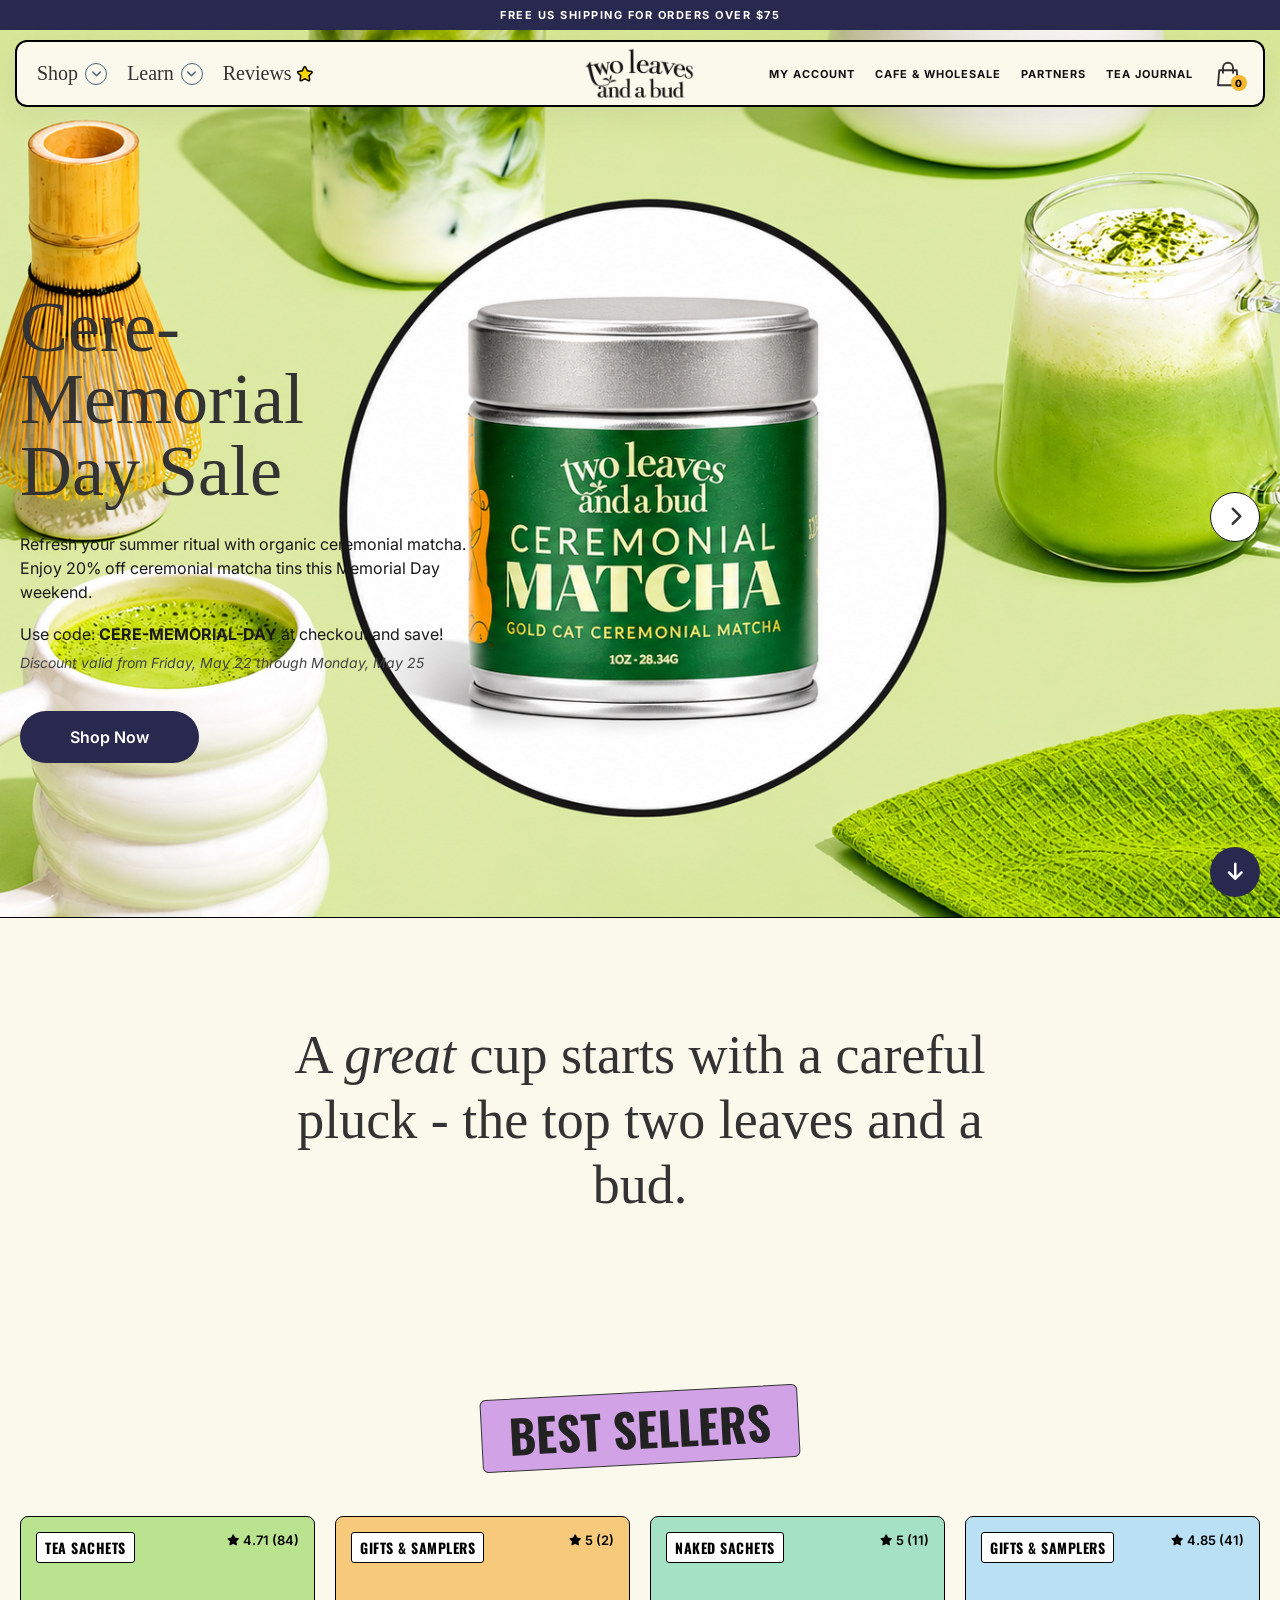
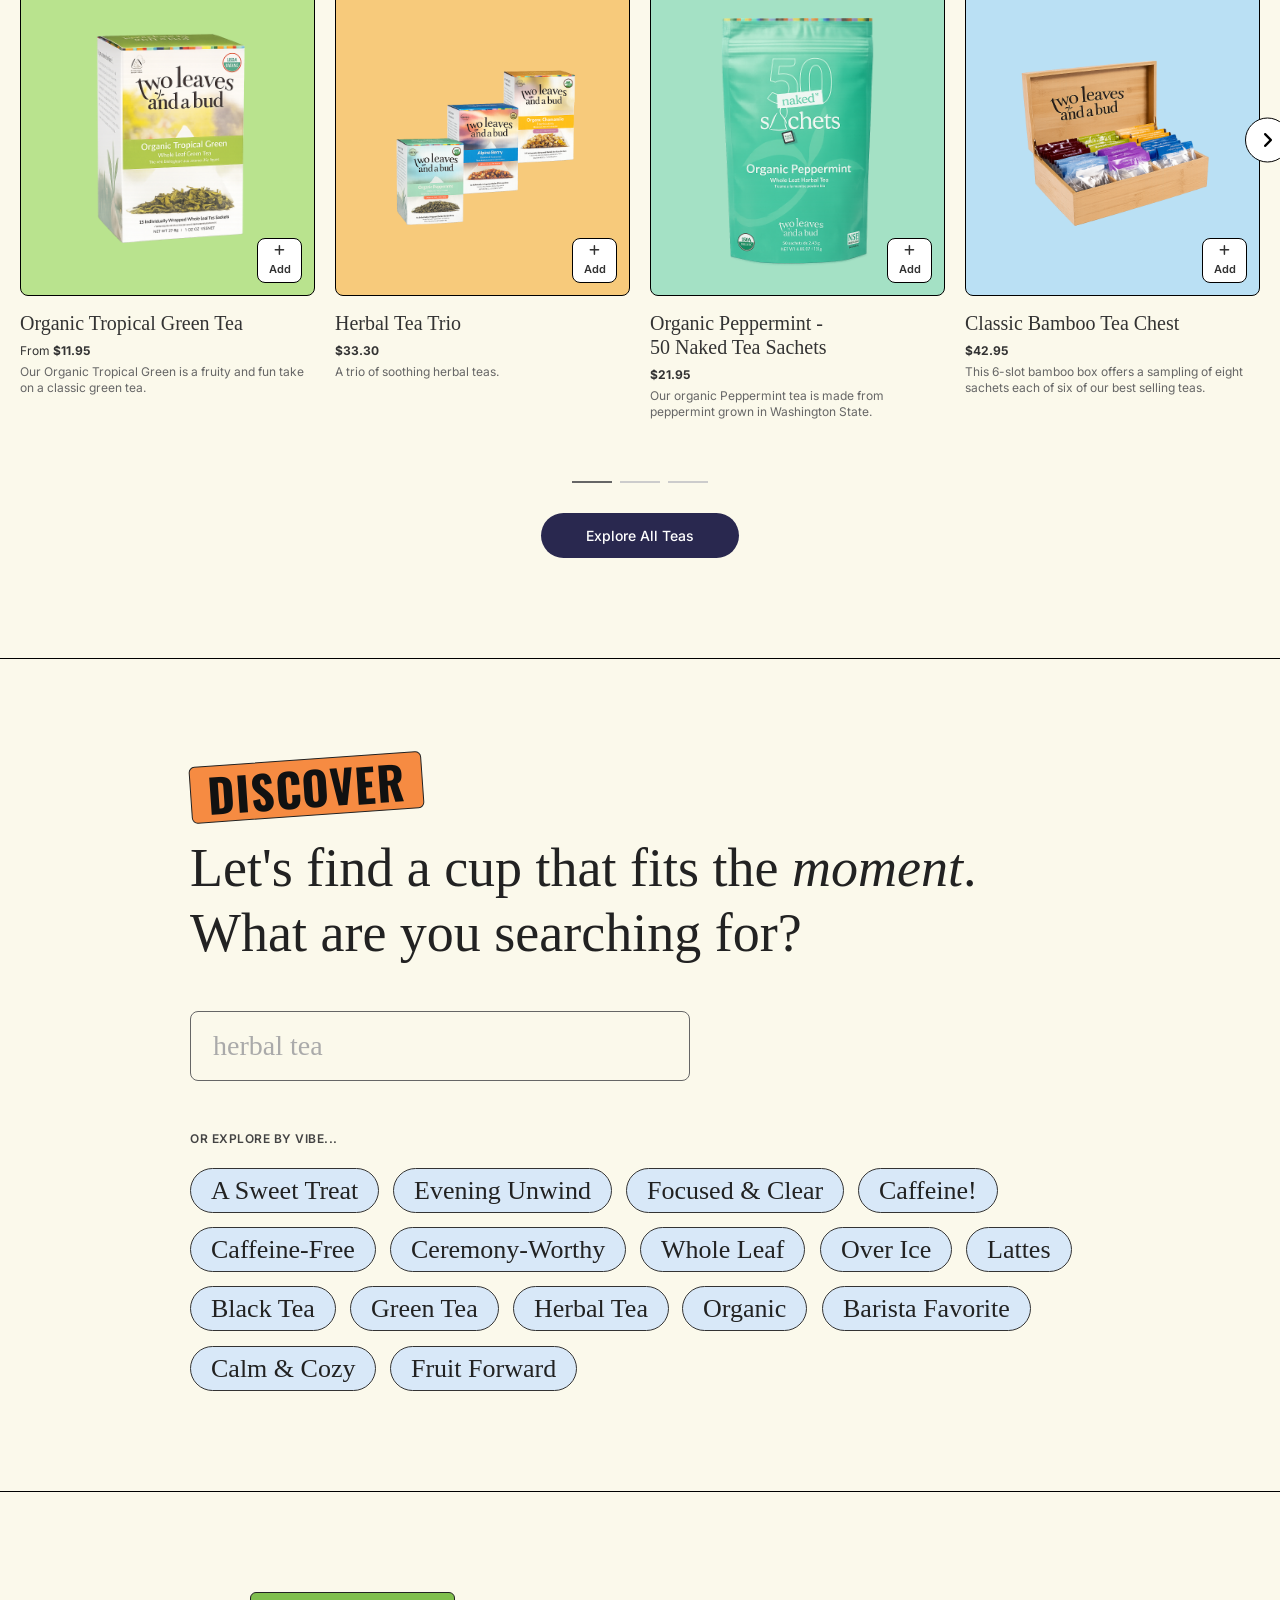
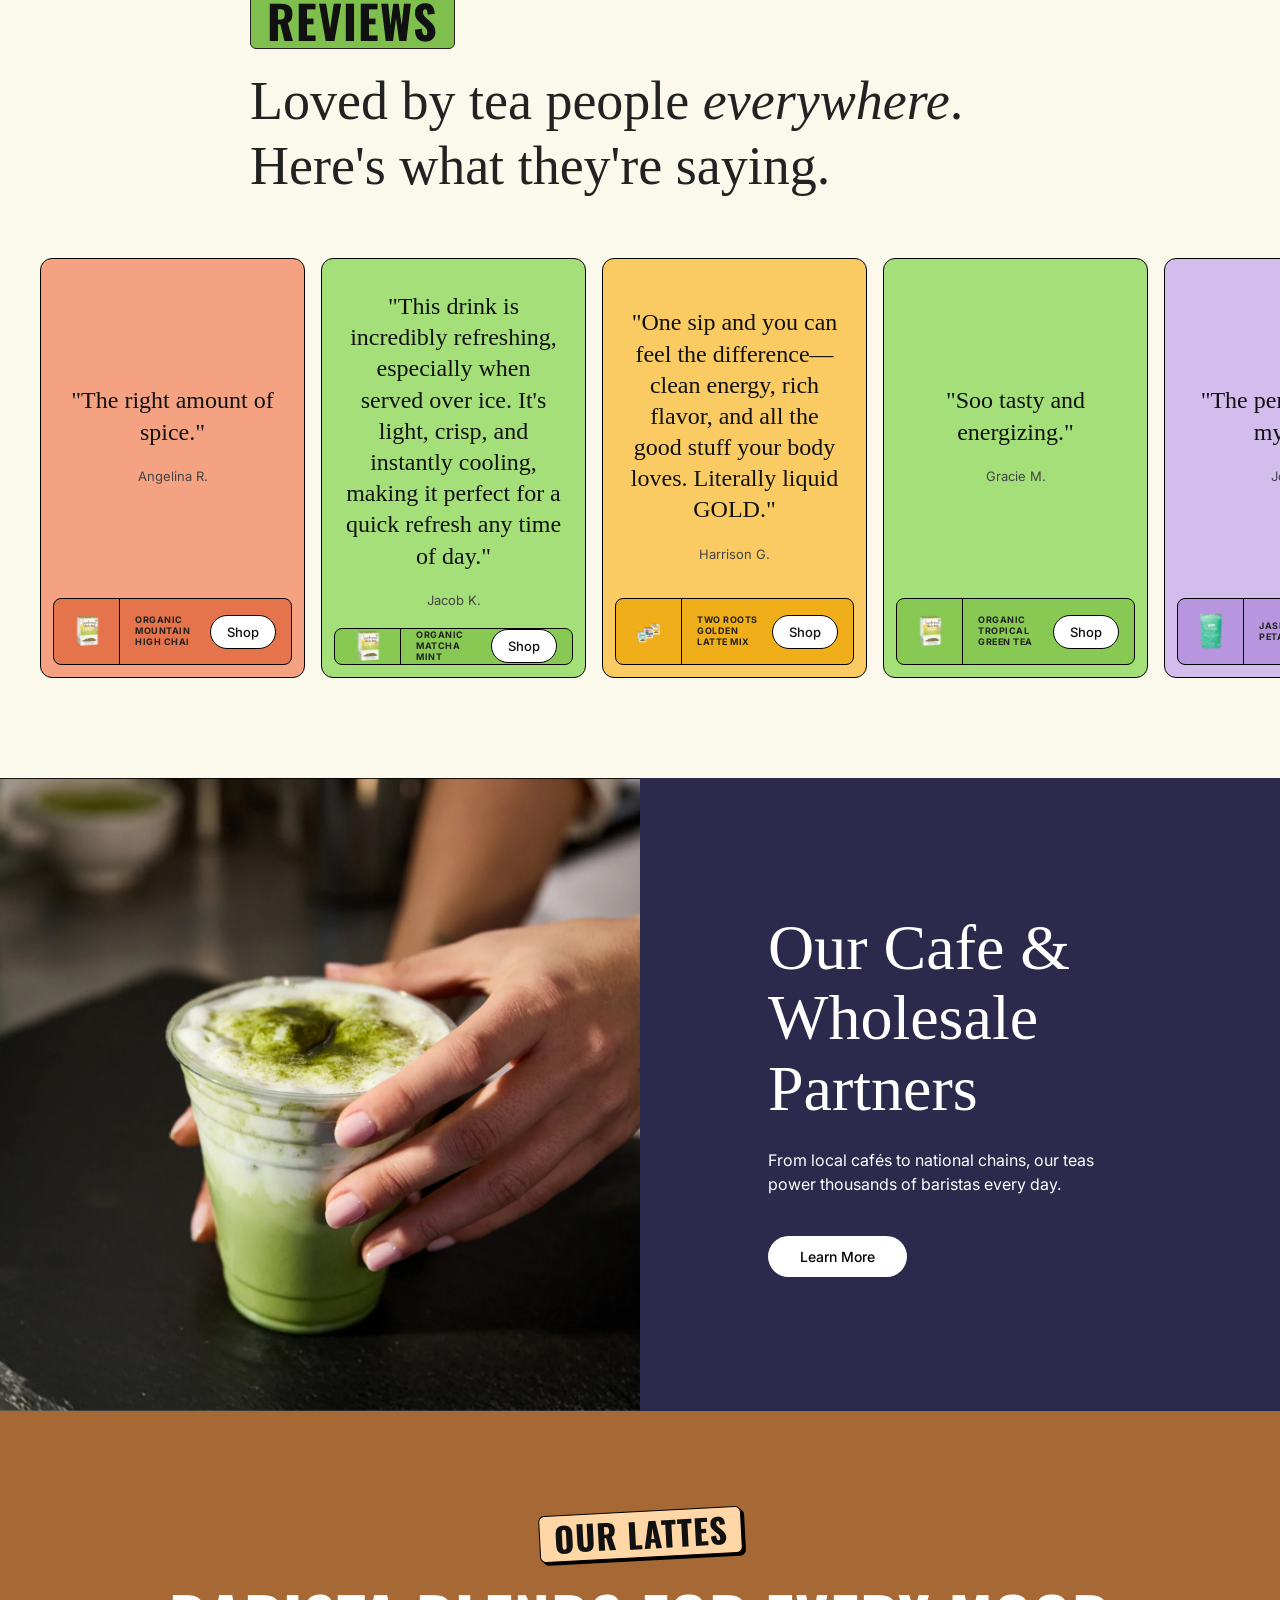
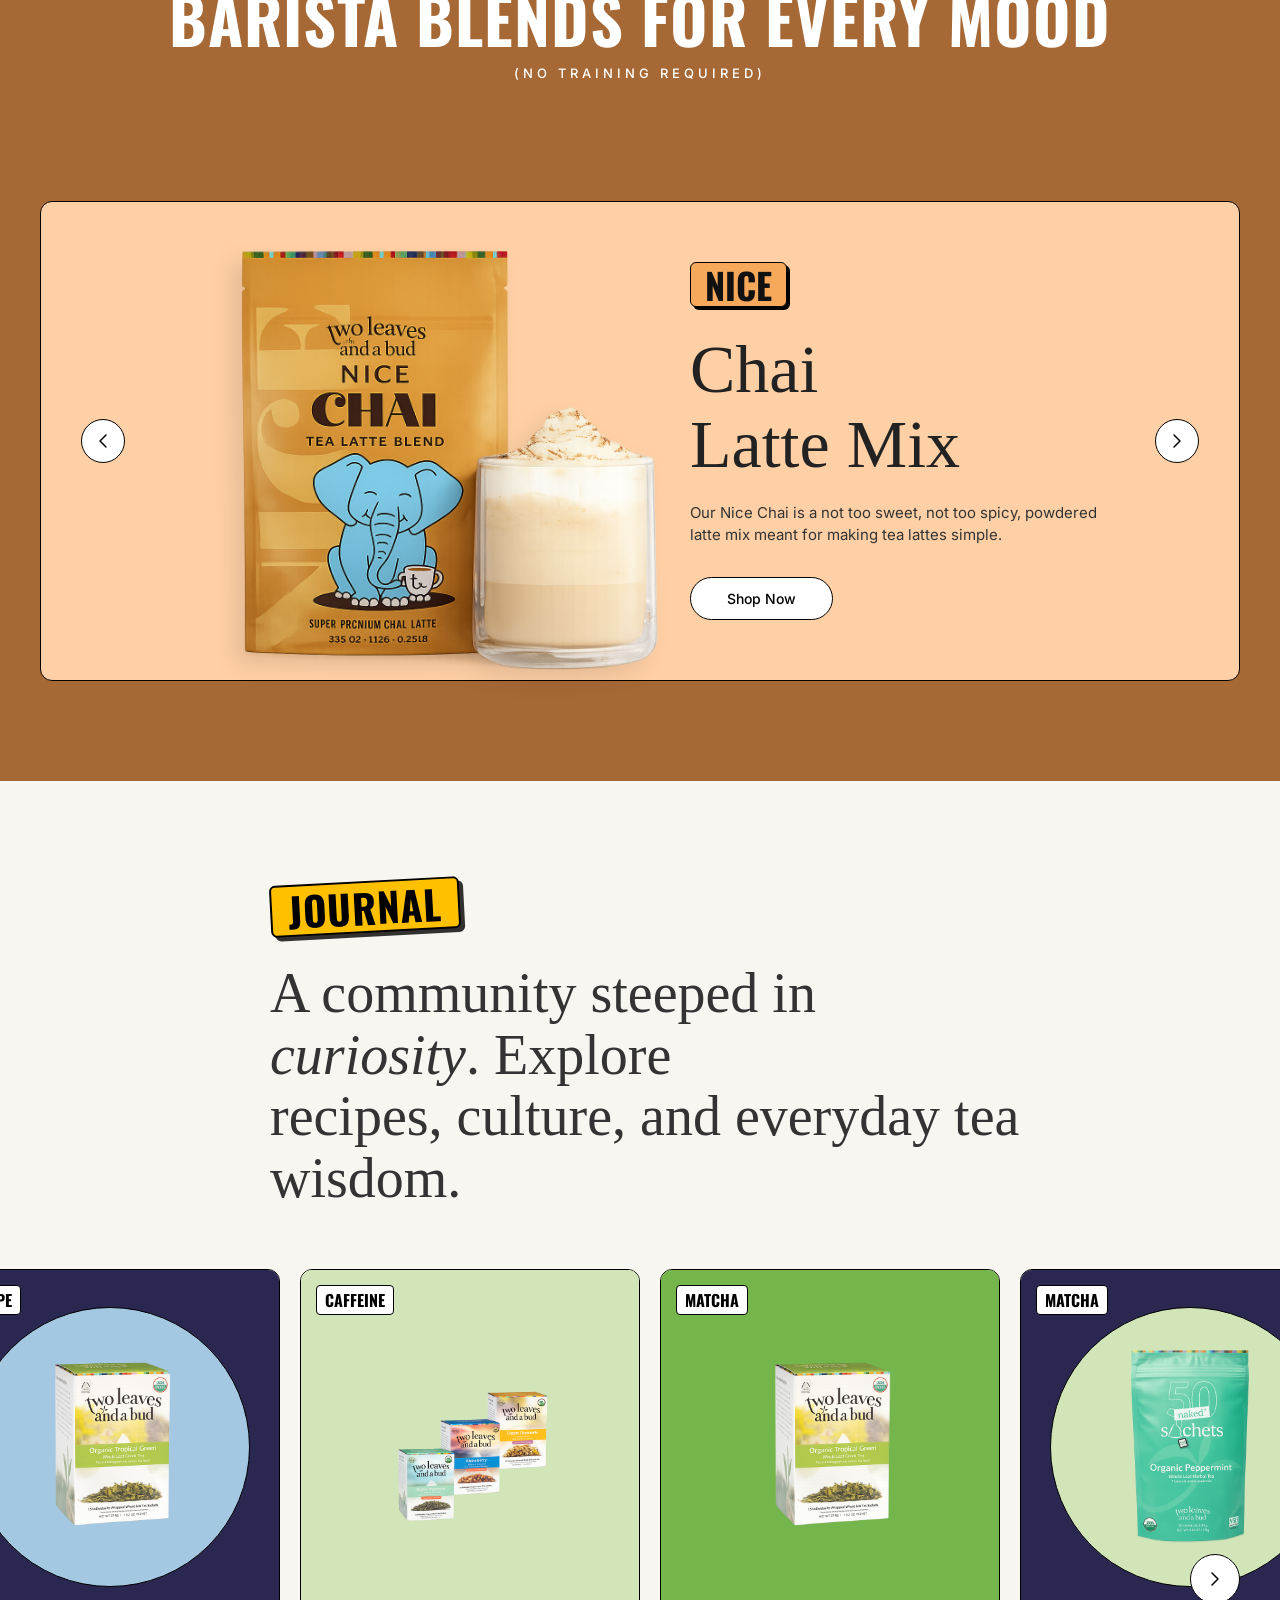
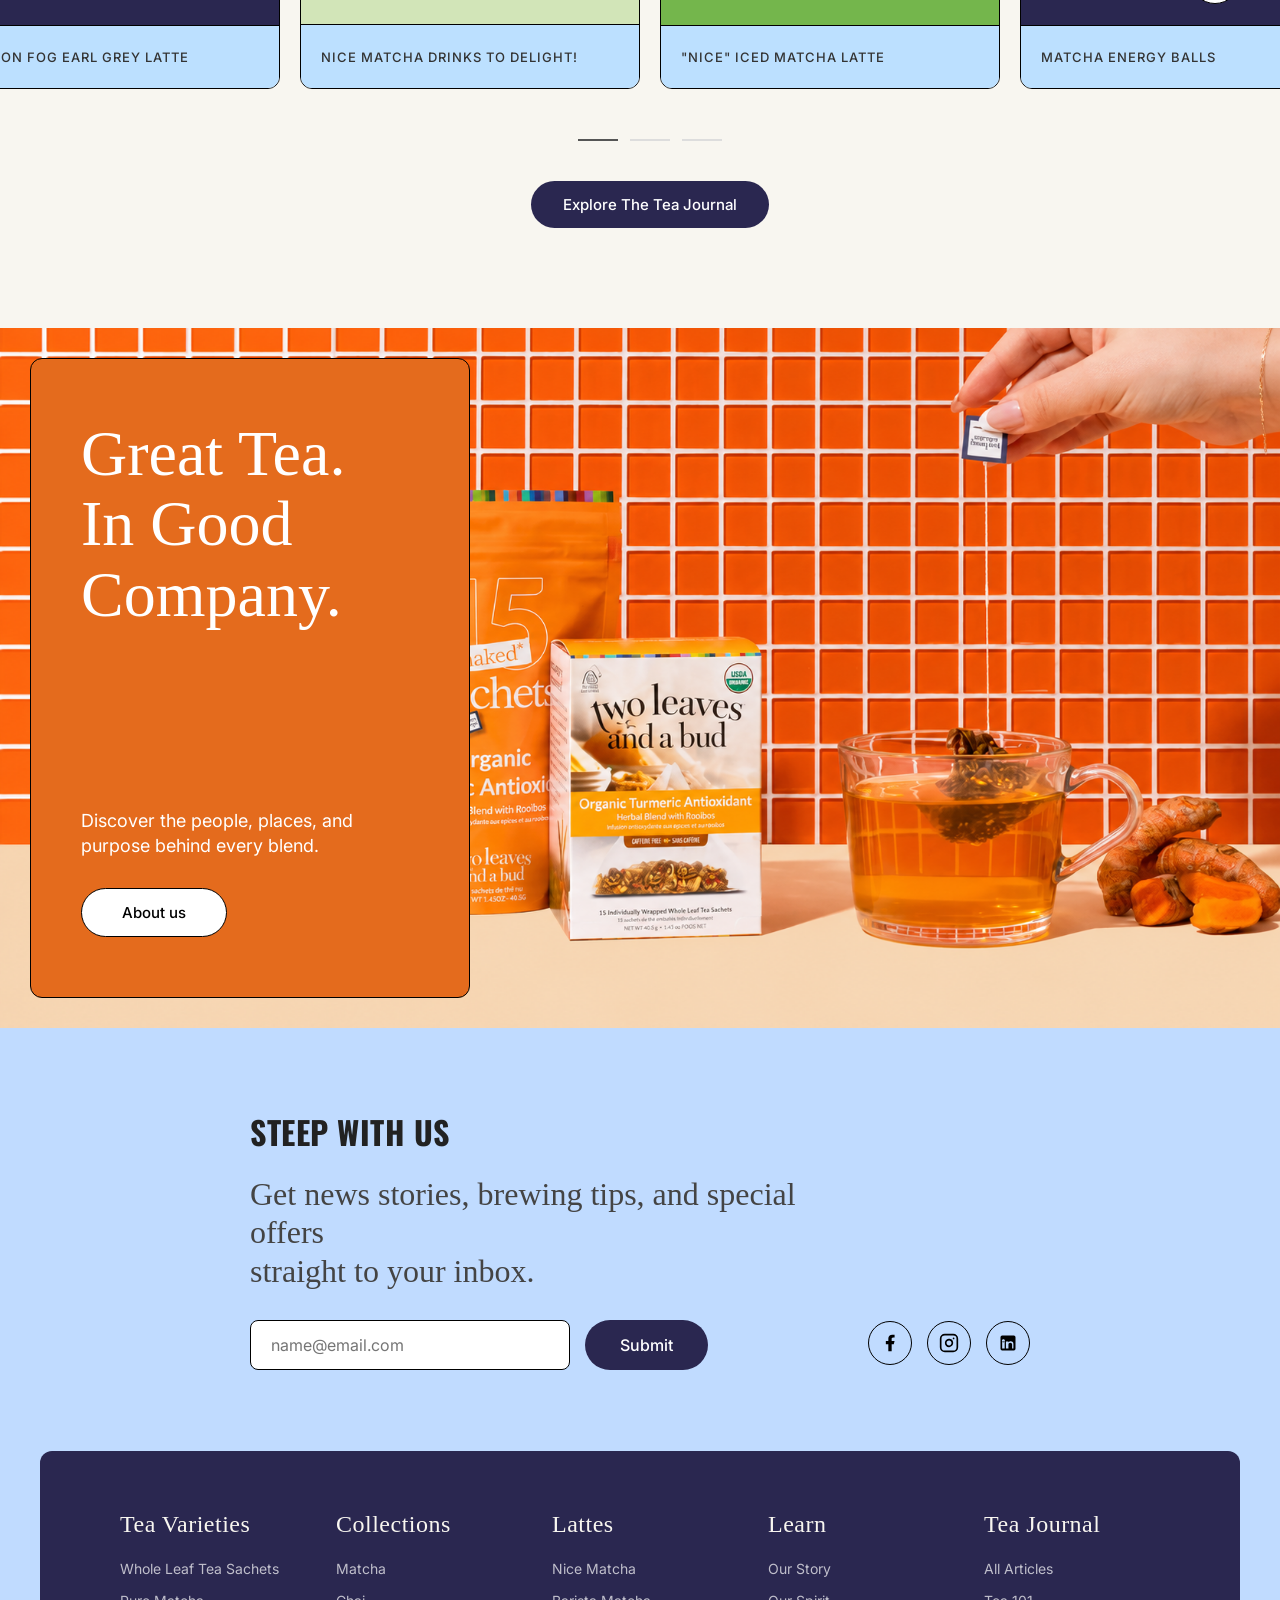
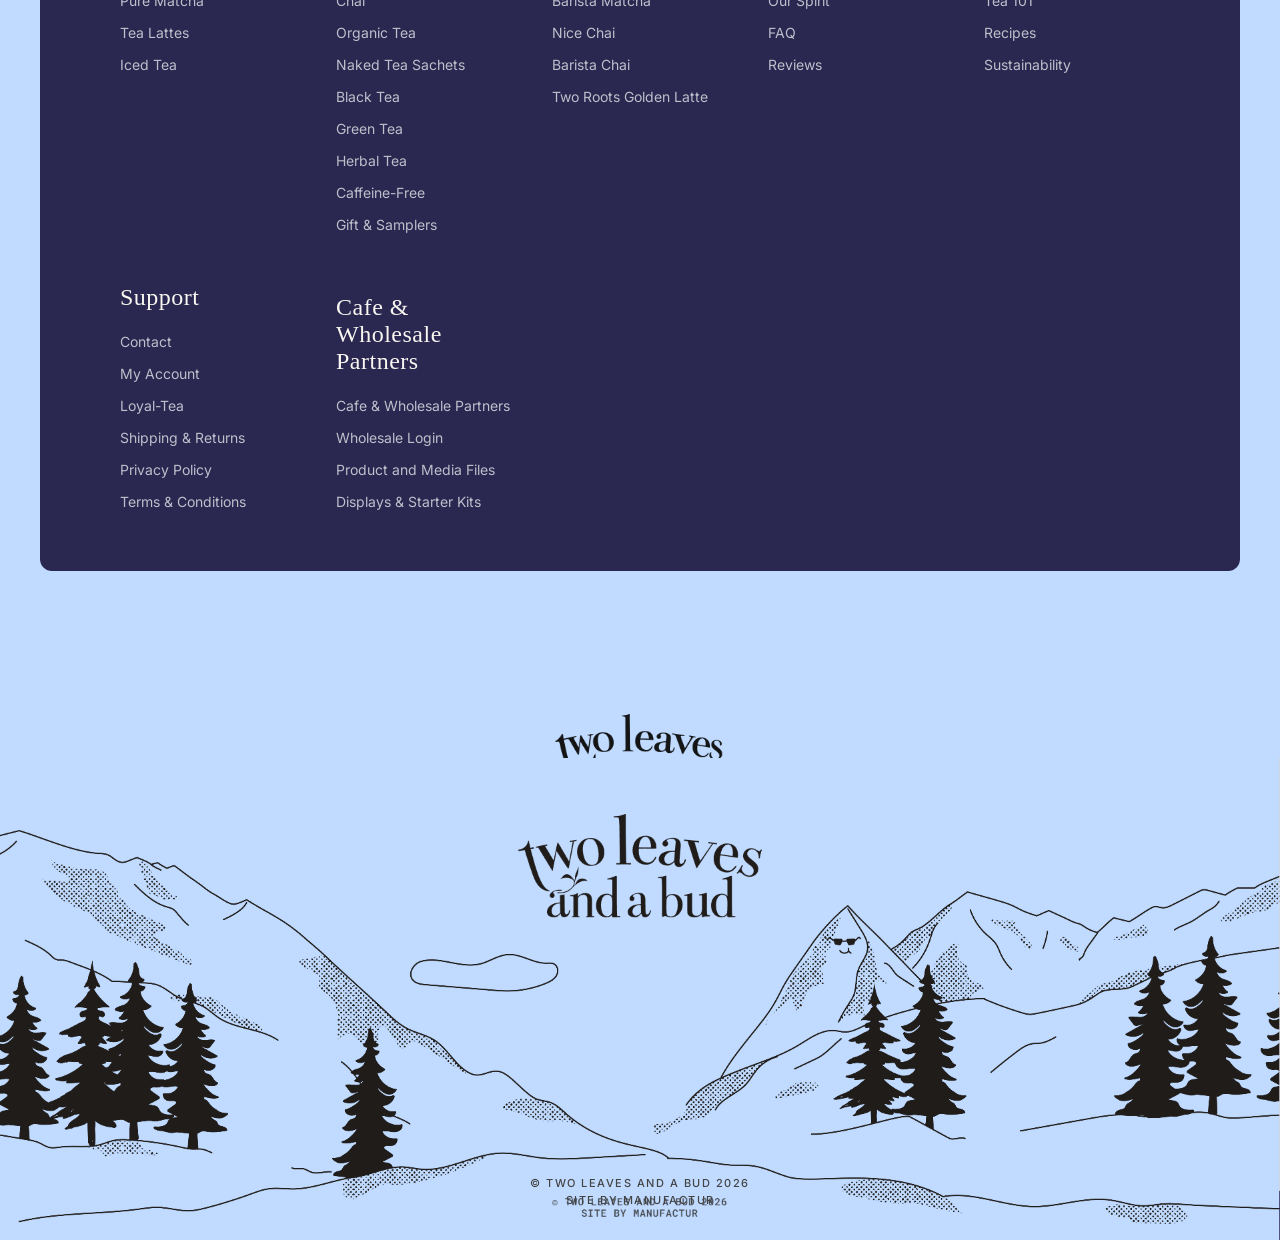
<file: Assignments/Responsive/index.html>
<!doctype html>
<html lang="en">
  <head>
    <meta charset="UTF-8" />
    <meta name="viewport" content="width=device-width, initial-scale=1.0" />
    <title>Two Leaves and a Bud - Replica</title>
    <link rel="stylesheet" href="style.css" />
    <link rel="preconnect" href="https://fonts.googleapis.com" />
    <link rel="preconnect" href="https://fonts.gstatic.com" crossorigin />
    <link
      href="https://fonts.googleapis.com/css2?family=Playfair+Display:ital,wght@0,400;0,600;1,400&family=Inter:wght@400;500;600;700&family=Oswald:wght@700&display=swap"
      rel="stylesheet"
    />

    <link
      rel="stylesheet"
      href="https://cdnjs.cloudflare.com/ajax/libs/font-awesome/6.4.0/css/all.min.css"
    />
  </head>
  <body>
    <div class="top-banner">FREE US SHIPPING FOR ORDERS OVER $75</div>

    <nav class="navbar animate-on-scroll">
      <button class="mobile-menu-btn">
        <svg
          width="34"
          height="22"
          viewBox="0 0 34 22"
          fill="none"
          xmlns="http://www.w3.org/2000/svg"
        >
          <path d="M0 1H34M0 11H34M0 21H34" stroke="#333" stroke-width="1.2" />
        </svg>
      </button>

      <div class="nav-left desktop-only">
        <a href="#"
          >Shop
          <i
            class="fa-solid fa-angle-down"
            style="
              border: 1.5px solid #4a6583;
              border-radius: 50%;
              width: 22px;
              height: 22px;
              display: flex;
              align-items: center;
              justify-content: center;
              font-size: 12px;
              color: #4a6583;
              margin-left: 2px;
            "
          ></i
        ></a>
        <a href="#"
          >Learn
          <i
            class="fa-solid fa-angle-down"
            style="
              border: 1.5px solid #4a6583;
              border-radius: 50%;
              width: 22px;
              height: 22px;
              display: flex;
              align-items: center;
              justify-content: center;
              font-size: 12px;
              color: #4a6583;
              margin-left: 2px;
            "
          ></i
        ></a>
        <a href="#"
          >Reviews
          <i
            class="fa-solid fa-star"
            style="color: #ffd700; -webkit-text-stroke: 1.5px black"
          ></i
        ></a>
      </div>

      <div class="nav-center">
        <img
          src="./assets/logo.png"
          alt="Two Leaves and a Bud Logo"
          class="logo-img"
        />
      </div>

      <div class="nav-right">
        <a href="#" class="desktop-only">MY ACCOUNT</a>
        <a href="#" class="desktop-only">CAFE & WHOLESALE</a>
        <a href="#" class="desktop-only">PARTNERS</a>
        <a href="#" class="desktop-only">TEA JOURNAL</a>
        <a href="#" class="cart">
          <svg
            width="30"
            height="30"
            viewBox="0 0 24 24"
            fill="none"
            xmlns="http://www.w3.org/2000/svg"
          >
            <path
              d="M16 11V7C16 4.79086 14.2091 3 12 3C9.79086 3 8 4.79086 8 7V11M5 9H19L20 21H4L5 9Z"
              stroke="currentColor"
              stroke-width="1.5"
              stroke-linecap="round"
              stroke-linejoin="round"
            />
          </svg>
          <span class="cart-badge">0</span>
        </a>
      </div>
    </nav>

    <div class="mobile-menu-overlay">
      <div class="mobile-menu-header">
        <button class="close-menu-btn">
          <i class="fa-solid fa-xmark"></i>
        </button>
      </div>
      <div class="mobile-menu-links">
        <a href="#">Shop</a>
        <a href="#">Learn</a>
        <a href="#">Reviews</a>
        <a href="#">My Account</a>
        <a href="#">Cafe & Wholesale</a>
        <a href="#">Partners</a>
        <a href="#">Tea Journal</a>
      </div>
    </div>

    <div class="hero-wrapper">
      <main class="hero-section">
        <div class="hero-content">
          <h1 class="hero-title">
            Cere-<br />
            Memorial<br />
            Day Sale
            <button class="nav-arrow right-arrow mobile-arrow">
              <i class="fa-solid fa-angle-right"></i>
            </button>
          </h1>
          <p class="hero-subtitle">
            Refresh your summer ritual with organic ceremonial matcha.<br />
            Enjoy 20% off ceremonial matcha tins this Memorial Day<br />
            weekend.
          </p>
          <p class="hero-promo">
            Use code: <strong>CERE-MEMORIAL-DAY</strong> at checkout and save!
          </p>
          <p class="hero-disclaimer">
            <em>Discount valid from Friday, May 22 through Monday, May 25</em>
          </p>
          <button class="shop-now-btn">Shop Now</button>
        </div>

        <button class="nav-arrow right-arrow desktop-arrow">
          <i class="fa-solid fa-chevron-right"></i>
        </button>
        <button class="nav-arrow down-arrow desktop-arrow">
          <i class="fa-solid fa-arrow-down"></i>
        </button>
      </main>
    </div>

    <section class="intro-section">
      <h2 class="intro-text">
        A <em>great</em> cup starts with a careful<br />pluck - the top two
        leaves and a bud.
      </h2>
    </section>

    <section class="bestsellers-section">
      <div class="bestsellers-badge-container">
        <div class="bestsellers-badge">BEST SELLERS</div>
      </div>

      <div class="carousel-container">
        <button class="carousel-arrow right-arrow-carousel">
          <i class="fa-solid fa-angle-right"></i>
        </button>

        <div class="cards-wrapper">
          <div class="product-item">
            <div class="product-card" style="background-color: #b9e38e">
              <div class="card-header">
                <span class="category-tag">TEA SACHETS</span>
                <span class="rating"
                  ><i class="fa-solid fa-star"></i> 4.71 (84)</span
                >
              </div>
              <div class="product-image-container">
                <img
                  src="./assets/product1.png"
                  alt="Organic Tropical Green Tea"
                  class="product-img"
                />
              </div>
              <button class="add-btn">
                <i class="fa-solid fa-plus"></i><span>Add</span>
              </button>
            </div>
            <div class="product-info">
              <h3 class="product-title">Organic Tropical Green Tea</h3>
              <p class="product-price">From <strong>$11.95</strong></p>
              <p class="product-desc">
                Our Organic Tropical Green is a fruity and fun take on a classic
                green tea.
              </p>
            </div>
          </div>

          <div class="product-item">
            <div class="product-card" style="background-color: #f7ca7b">
              <div class="card-header">
                <span class="category-tag">GIFTS & SAMPLERS</span>
                <span class="rating"
                  ><i class="fa-solid fa-star"></i> 5 (2)</span
                >
              </div>
              <div class="product-image-container">
                <img
                  src="./assets/product2.png"
                  alt="Herbal Tea Trio"
                  class="product-img"
                />
              </div>
              <button class="add-btn">
                <i class="fa-solid fa-plus"></i><span>Add</span>
              </button>
            </div>
            <div class="product-info">
              <h3 class="product-title">Herbal Tea Trio</h3>
              <p class="product-price"><strong>$33.30</strong></p>
              <p class="product-desc">A trio of soothing herbal teas.</p>
            </div>
          </div>

          <div class="product-item">
            <div class="product-card" style="background-color: #a4e1c5">
              <div class="card-header">
                <span class="category-tag">NAKED SACHETS</span>
                <span class="rating"
                  ><i class="fa-solid fa-star"></i> 5 (11)</span
                >
              </div>
              <div class="product-image-container">
                <img
                  src="./assets/product3.png"
                  alt="Organic Peppermint"
                  class="product-img"
                />
              </div>
              <button class="add-btn">
                <i class="fa-solid fa-plus"></i><span>Add</span>
              </button>
            </div>
            <div class="product-info">
              <h3 class="product-title">
                Organic Peppermint -<br />50 Naked Tea Sachets
              </h3>
              <p class="product-price"><strong>$21.95</strong></p>
              <p class="product-desc">
                Our organic Peppermint tea is made from peppermint grown in
                Washington State.
              </p>
            </div>
          </div>

          <div class="product-item">
            <div class="product-card" style="background-color: #bae0f4">
              <div class="card-header">
                <span class="category-tag">GIFTS & SAMPLERS</span>
                <span class="rating"
                  ><i class="fa-solid fa-star"></i> 4.85 (41)</span
                >
              </div>
              <div class="product-image-container">
                <img
                  src="./assets/product4.png"
                  alt="Classic Bamboo Tea Chest"
                  class="product-img"
                />
              </div>
              <button class="add-btn">
                <i class="fa-solid fa-plus"></i><span>Add</span>
              </button>
            </div>
            <div class="product-info">
              <h3 class="product-title">Classic Bamboo Tea Chest</h3>
              <p class="product-price"><strong>$42.95</strong></p>
              <p class="product-desc">
                This 6-slot bamboo box offers a sampling of eight sachets each
                of six of our best selling teas.
              </p>
            </div>
          </div>
        </div>

        <div class="pagination-dots">
          <span class="dot active"></span>
          <span class="dot"></span>
          <span class="dot"></span>
        </div>

        <div class="explore-btn-container">
          <a href="#" class="explore-btn">Explore All Teas</a>
        </div>
      </div>
    </section>

    <section class="discover-section">
      <div class="discover-container">
        <div class="discover-badge-wrapper">
          <div class="discover-badge">DISCOVER</div>
        </div>

        <h2 class="discover-heading">
          Let's find a cup that fits the <em>moment</em>.<br />
          What are you searching for?
        </h2>

        <div class="search-box">
          <input type="text" placeholder="herbal tea" />
        </div>

        <p class="explore-label">OR EXPLORE BY VIBE...</p>

        <div class="vibe-tags">
          <a href="#" class="vibe-tag">A Sweet Treat</a>
          <a href="#" class="vibe-tag">Evening Unwind</a>
          <a href="#" class="vibe-tag">Focused & Clear</a>
          <a href="#" class="vibe-tag">Caffeine!</a>
          <a href="#" class="vibe-tag">Caffeine-Free</a>
          <a href="#" class="vibe-tag">Ceremony-Worthy</a>
          <a href="#" class="vibe-tag">Whole Leaf</a>
          <a href="#" class="vibe-tag">Over Ice</a>
          <a href="#" class="vibe-tag">Lattes</a>
          <a href="#" class="vibe-tag">Black Tea</a>
          <a href="#" class="vibe-tag">Green Tea</a>
          <a href="#" class="vibe-tag">Herbal Tea</a>
          <a href="#" class="vibe-tag">Organic</a>
          <a href="#" class="vibe-tag">Barista Favorite</a>
          <a href="#" class="vibe-tag">Calm & Cozy</a>
          <a href="#" class="vibe-tag">Fruit Forward</a>
        </div>
      </div>
    </section>

    <section class="reviews-section">
      <div class="reviews-header-container">
        <div class="reviews-badge-wrapper">
          <div class="reviews-badge">REVIEWS</div>
        </div>
        <h2 class="reviews-heading">
          Loved by tea people <em>everywhere</em>.<br />
          Here's what they're saying.
        </h2>
      </div>

      <div class="reviews-carousel-container">
        <div class="reviews-cards-wrapper">
          <div class="review-card" style="background-color: #f4a282">
            <div class="review-content-top">
              <p class="review-text">"The right amount of spice."</p>
              <p class="reviewer-name">Angelina R.</p>
            </div>
            <div class="review-product-box" style="background-color: #e5734b">
              <div class="review-product-img-wrapper">
                <img
                  src="./assets/product1.png"
                  alt="Organic Mountain High Chai"
                  class="review-product-img"
                />
              </div>
              <div class="review-product-info">
                <span class="review-product-name"
                  >ORGANIC<br />MOUNTAIN<br />HIGH CHAI</span
                >
                <a href="#" class="review-shop-btn">Shop</a>
              </div>
            </div>
          </div>

          <div class="review-card" style="background-color: #a5df79">
            <div class="review-content-top">
              <p class="review-text">
                "This drink is incredibly refreshing, especially when served
                over ice. It's light, crisp, and instantly cooling, making it
                perfect for a quick refresh any time of day."
              </p>
              <p class="reviewer-name">Jacob K.</p>
            </div>
            <div class="review-product-box" style="background-color: #87c952">
              <div class="review-product-img-wrapper">
                <img
                  src="./assets/product1.png"
                  alt="Organic Matcha Mint"
                  class="review-product-img"
                />
              </div>
              <div class="review-product-info">
                <span class="review-product-name"
                  >ORGANIC<br />MATCHA<br />MINT</span
                >
                <a href="#" class="review-shop-btn">Shop</a>
              </div>
            </div>
          </div>

          <div class="review-card" style="background-color: #facb62">
            <div class="review-content-top">
              <p class="review-text">
                "One sip and you can feel the difference—clean energy, rich
                flavor, and all the good stuff your body loves. Literally liquid
                GOLD."
              </p>
              <p class="reviewer-name">Harrison G.</p>
            </div>
            <div class="review-product-box" style="background-color: #f0af1a">
              <div class="review-product-img-wrapper">
                <img
                  src="./assets/product2.png"
                  alt="Two Roots Golden Latte Mix"
                  class="review-product-img"
                />
              </div>
              <div class="review-product-info">
                <span class="review-product-name"
                  >TWO ROOTS<br />GOLDEN<br />LATTE MIX</span
                >
                <a href="#" class="review-shop-btn">Shop</a>
              </div>
            </div>
          </div>

          <div class="review-card" style="background-color: #a5df79">
            <div class="review-content-top">
              <p class="review-text">"Soo tasty and energizing."</p>
              <p class="reviewer-name">Gracie M.</p>
            </div>
            <div class="review-product-box" style="background-color: #87c952">
              <div class="review-product-img-wrapper">
                <img
                  src="./assets/product1.png"
                  alt="Organic Tropical Green Tea"
                  class="review-product-img"
                />
              </div>
              <div class="review-product-info">
                <span class="review-product-name"
                  >ORGANIC<br />TROPICAL<br />GREEN TEA</span
                >
                <a href="#" class="review-shop-btn">Shop</a>
              </div>
            </div>
          </div>

          <div class="review-card" style="background-color: #d2bdec">
            <div class="review-content-top">
              <p class="review-text">"The perfect start to my day."</p>
              <p class="reviewer-name">Jorge F.</p>
            </div>
            <div class="review-product-box" style="background-color: #b896df">
              <div class="review-product-img-wrapper">
                <img
                  src="./assets/product3.png"
                  alt="Jasmine Petal"
                  class="review-product-img"
                />
              </div>
              <div class="review-product-info">
                <span class="review-product-name">JASMINE<br />PETAL</span>
                <a href="#" class="review-shop-btn">Shop</a>
              </div>
            </div>
          </div>
        </div>
      </div>
    </section>

    <section class="cafe-section">
      <div class="cafe-image-col">
        <img
          src="./assets/our-cafe.png"
          alt="Our Cafe & Wholesale Partners"
          class="cafe-img"
        />
      </div>
      <div class="cafe-content-col">
        <h2 class="cafe-heading">Our Cafe &<br />Wholesale Partners</h2>
        <p class="cafe-desc">
          From local cafés to national chains, our teas<br />power thousands of
          baristas every day.
        </p>
        <a href="#" class="cafe-btn">Learn More</a>
      </div>
    </section>

    <section class="lattes-section">
      <div class="lattes-header">
        <div class="lattes-badge">OUR LATTES</div>
        <h2 class="lattes-heading">BARISTA BLENDS FOR EVERY MOOD</h2>
        <p class="lattes-subheading">(NO TRAINING REQUIRED)</p>
      </div>

      <div class="lattes-carousel-container">
        <div class="latte-card">
          <button class="latte-nav left-nav">
            <svg
              width="24"
              height="24"
              viewBox="0 0 24 24"
              fill="none"
              stroke="currentColor"
              stroke-width="1.5"
              stroke-linecap="round"
              stroke-linejoin="round"
            >
              <path d="M15 18l-6-6 6-6" />
            </svg>
          </button>

          <div class="latte-card-left">
            <img
              src="./assets/chai.png"
              alt="Nice Chai Latte Blend"
              class="latte-product-img"
            />
          </div>
          <div class="latte-card-right">
            <div class="latte-nice-badge">NICE</div>
            <h3 class="latte-title">Chai<br />Latte Mix</h3>
            <p class="latte-desc">
              Our Nice Chai is a not too sweet, not too spicy, powdered latte
              mix meant for making tea lattes simple.
            </p>
            <a href="#" class="latte-shop-btn">Shop Now</a>
          </div>

          <button class="latte-nav right-nav">
            <svg
              width="24"
              height="24"
              viewBox="0 0 24 24"
              fill="none"
              stroke="currentColor"
              stroke-width="1.5"
              stroke-linecap="round"
              stroke-linejoin="round"
            >
              <path d="M9 18l6-6-6-6" />
            </svg>
          </button>
        </div>
      </div>
    </section>

    <section class="journal-section">
      <div class="journal-header">
        <div class="journal-badge">JOURNAL</div>
        <h2 class="journal-desc">
          A community steeped in <em>curiosity</em>. Explore<br />recipes,
          culture, and everyday tea wisdom.
        </h2>
      </div>

      <div class="journal-carousel-wrapper">
        <div class="journal-card">
          <div class="journal-card-top" style="background-color: #2a2750">
            <div class="journal-category-badge">RECIPE</div>
            <div class="journal-circle" style="background-color: #a4c8e1"></div>
            <img
              src="./assets/product1.png"
              alt="Recipe"
              class="journal-placeholder-img"
            />
          </div>
          <div class="journal-card-bottom" style="background-color: #bce0ff">
            <span class="journal-card-title">LONDON FOG EARL GREY LATTE</span>
          </div>
        </div>

        <div class="journal-card">
          <div class="journal-card-top" style="background-color: #d2e5b8">
            <div class="journal-category-badge">CAFFEINE</div>
            <img
              src="./assets/product2.png"
              alt="Caffeine"
              class="journal-placeholder-img"
            />
          </div>
          <div class="journal-card-bottom" style="background-color: #bce0ff">
            <span class="journal-card-title"
              >NICE MATCHA DRINKS TO DELIGHT!</span
            >
          </div>
        </div>

        <div class="journal-card">
          <div class="journal-card-top" style="background-color: #74b64c">
            <div class="journal-category-badge">MATCHA</div>
            <img
              src="./assets/product1.png"
              alt="Matcha"
              class="journal-placeholder-img"
            />
          </div>
          <div class="journal-card-bottom" style="background-color: #bce0ff">
            <span class="journal-card-title">"NICE" ICED MATCHA LATTE</span>
          </div>
        </div>

        <div class="journal-card">
          <div class="journal-card-top" style="background-color: #2a2750">
            <div class="journal-category-badge">MATCHA</div>
            <div class="journal-circle" style="background-color: #d2e5b8"></div>
            <img
              src="./assets/product3.png"
              alt="Matcha Whisk"
              class="journal-placeholder-img"
            />
          </div>
          <div class="journal-card-bottom" style="background-color: #bce0ff">
            <span class="journal-card-title">MATCHA ENERGY BALLS</span>
          </div>
        </div>

        <button class="journal-nav right-nav">
          <svg
            width="24"
            height="24"
            viewBox="0 0 24 24"
            fill="none"
            stroke="currentColor"
            stroke-width="1.5"
            stroke-linecap="round"
            stroke-linejoin="round"
          >
            <path d="M9 18l6-6-6-6" />
          </svg>
        </button>
      </div>

      <div class="journal-footer">
        <div class="journal-indicators">
          <span class="indicator active"></span>
          <span class="indicator"></span>
          <span class="indicator"></span>
        </div>
        <a href="#" class="journal-explore-btn">Explore The Tea Journal</a>
      </div>
    </section>

    <section class="about-section">
      <div class="about-card">
        <h2 class="about-heading">Great Tea.<br />In Good<br />Company.</h2>

        <div class="about-bottom-content">
          <p class="about-desc">
            Discover the people, places, and<br />purpose behind every blend.
          </p>
          <a href="#" class="about-btn">About us</a>
        </div>
      </div>
    </section>

    <section class="newsletter-section">
      <div class="newsletter-container">
        <div class="newsletter-left">
          <h2 class="newsletter-heading">STEEP WITH US</h2>
          <p class="newsletter-desc">
            Get news stories, brewing tips, and special offers<br />straight to
            your inbox.
          </p>
          <form class="newsletter-form">
            <input
              type="email"
              placeholder="name@email.com"
              class="newsletter-input"
            />
            <button type="submit" class="newsletter-submit">Submit</button>
          </form>
        </div>
        <div class="newsletter-right">
          <a href="#" class="social-icon">
            <svg width="20" height="20" viewBox="0 0 24 24" fill="currentColor">
              <path
                d="M14 13.5h2.5l1-4H14v-2c0-1.03 0-2 2-2h1.5V2.14c-.326-.043-1.557-.14-2.857-.14C11.928 2 10 3.657 10 6.7v2.8H7v4h3V22h4v-8.5z"
              />
            </svg>
          </a>
          <a href="#" class="social-icon">
            <svg
              width="20"
              height="20"
              viewBox="0 0 24 24"
              fill="none"
              stroke="currentColor"
              stroke-width="2"
              stroke-linecap="round"
              stroke-linejoin="round"
            >
              <rect x="2" y="2" width="20" height="20" rx="5" ry="5"></rect>
              <path d="M16 11.37A4 4 0 1 1 12.63 8 4 4 0 0 1 16 11.37z"></path>
              <line x1="17.5" y1="6.5" x2="17.51" y2="6.5"></line>
            </svg>
          </a>
          <a href="#" class="social-icon">
            <svg width="20" height="20" viewBox="0 0 24 24" fill="currentColor">
              <path
                d="M19 3a2 2 0 0 1 2 2v14a2 2 0 0 1-2 2H5a2 2 0 0 1-2-2V5a2 2 0 0 1 2-2h14m-.5 15.5v-5.3a3.26 3.26 0 0 0-3.26-3.26c-1.4 0-2.32.8-2.71 1.51v-1.2h-3v8.25h3v-4.58c0-1.22.99-2.2 2.2-2.2 1.21 0 2.2.98 2.2 2.2v4.58h3M6.5 7.5c-1 0-1.8.8-1.8 1.8 0 .99.8 1.8 1.8 1.8 1 .01 1.8-.8 1.8-1.8 0-1-.8-1.8-1.8-1.8m-1.5 11h3v-8.25H5v8.25"
              />
            </svg>
          </a>
        </div>
      </div>
    </section>

    <footer class="main-footer">
      <div class="footer-container">
        <div class="footer-col">
          <div class="footer-block">
            <h3 class="footer-heading">Tea Varieties</h3>
            <ul class="footer-links">
              <li><a href="#">Whole Leaf Tea Sachets</a></li>
              <li><a href="#">Pure Matcha</a></li>
              <li><a href="#">Tea Lattes</a></li>
              <li><a href="#">Iced Tea</a></li>
            </ul>
          </div>
          <div class="footer-block mt-auto">
            <h3 class="footer-heading">Support</h3>
            <ul class="footer-links">
              <li><a href="#">Contact</a></li>
              <li><a href="#">My Account</a></li>
              <li><a href="#">Loyal-Tea</a></li>
              <li><a href="#">Shipping & Returns</a></li>
              <li><a href="#">Privacy Policy</a></li>
              <li><a href="#">Terms & Conditions</a></li>
            </ul>
          </div>
        </div>

        <div class="footer-col">
          <div class="footer-block">
            <h3 class="footer-heading">Collections</h3>
            <ul class="footer-links">
              <li><a href="#">Matcha</a></li>
              <li><a href="#">Chai</a></li>
              <li><a href="#">Organic Tea</a></li>
              <li><a href="#">Naked Tea Sachets</a></li>
              <li><a href="#">Black Tea</a></li>
              <li><a href="#">Green Tea</a></li>
              <li><a href="#">Herbal Tea</a></li>
              <li><a href="#">Caffeine-Free</a></li>
              <li><a href="#">Gift & Samplers</a></li>
            </ul>
          </div>
          <div class="footer-block mt-auto">
            <h3 class="footer-heading">Cafe & Wholesale Partners</h3>
            <ul class="footer-links">
              <li><a href="#">Cafe & Wholesale Partners</a></li>
              <li><a href="#">Wholesale Login</a></li>
              <li><a href="#">Product and Media Files</a></li>
              <li><a href="#">Displays & Starter Kits</a></li>
            </ul>
          </div>
        </div>

        <div class="footer-col">
          <div class="footer-block">
            <h3 class="footer-heading">Lattes</h3>
            <ul class="footer-links">
              <li><a href="#">Nice Matcha</a></li>
              <li><a href="#">Barista Matcha</a></li>
              <li><a href="#">Nice Chai</a></li>
              <li><a href="#">Barista Chai</a></li>
              <li><a href="#">Two Roots Golden Latte</a></li>
            </ul>
          </div>
        </div>

        <div class="footer-col">
          <div class="footer-block">
            <h3 class="footer-heading">Learn</h3>
            <ul class="footer-links">
              <li><a href="#">Our Story</a></li>
              <li><a href="#">Our Spirit</a></li>
              <li><a href="#">FAQ</a></li>
              <li><a href="#">Reviews</a></li>
            </ul>
          </div>
        </div>

        <div class="footer-col">
          <div class="footer-block">
            <h3 class="footer-heading">Tea Journal</h3>
            <ul class="footer-links">
              <li><a href="#">All Articles</a></li>
              <li><a href="#">Tea 101</a></li>
              <li><a href="#">Recipes</a></li>
              <li><a href="#">Sustainability</a></li>
            </ul>
          </div>
        </div>
      </div>

      <div class="footer-image-wrapper">
        <img
          src="./assets/logo.png"
          alt="Two leaves and a bud logo"
          class="footer-large-logo"
        />
        <img
          src="./assets/footer.png"
          alt="Two Leaves and a Bud Illustration"
          class="footer-bottom-img"
        />
        <div class="footer-copyright">
          &copy; TWO LEAVES AND A BUD 2026<br />
          SITE BY MANUFACTUR
        </div>
      </div>
    </footer>

    <script>
      document.addEventListener("DOMContentLoaded", () => {
        // Mobile Menu Toggle
        const mobileMenuBtn = document.querySelector(".mobile-menu-btn");
        const closeMenuBtn = document.querySelector(".close-menu-btn");
        const mobileMenuOverlay = document.querySelector(
          ".mobile-menu-overlay",
        );

        mobileMenuBtn.addEventListener("click", () => {
          mobileMenuOverlay.classList.add("active");
          document.body.style.overflow = "hidden"; // Prevent scrolling
        });

        closeMenuBtn.addEventListener("click", () => {
          mobileMenuOverlay.classList.remove("active");
          document.body.style.overflow = "auto";
        });

        // Select major elements to animate on scroll
        const selectors = [
          ".hero-heading",
          ".hero-buttons",
          ".marquee-container",
          ".products-header",
          ".product-card",
          ".vibe-tag",
          ".reviews-badge",
          ".reviews-heading",
          ".review-card",
          ".latte-header",
          ".latte-card",
          ".cafe-image-col",
          ".cafe-text-col",
          ".journal-header",
          ".journal-card",
          ".about-card",
          ".newsletter-container",
          ".main-footer",
        ];

        const elementsToAnimate = document.querySelectorAll(
          selectors.join(", "),
        );

        // Add the base animation class to all selected elements
        elementsToAnimate.forEach((el) =>
          el.classList.add("animate-on-scroll"),
        );

        // Setup Intersection Observer
        const observer = new IntersectionObserver(
          (entries) => {
            entries.forEach((entry) => {
              if (entry.isIntersecting) {
                entry.target.classList.add("is-visible");
                // Unobserve after animating so it only animates once per load
                observer.unobserve(entry.target);
              }
            });
          },
          {
            threshold: 0.1, // Trigger when 10% of the element is visible
            rootMargin: "0px 0px -50px 0px", // Trigger slightly before it hits the very bottom
          },
        );

        // Start observing
        document.querySelectorAll(".animate-on-scroll").forEach((el) => {
          observer.observe(el);
        });
      });
    </script>
  </body>
</html>
</file>
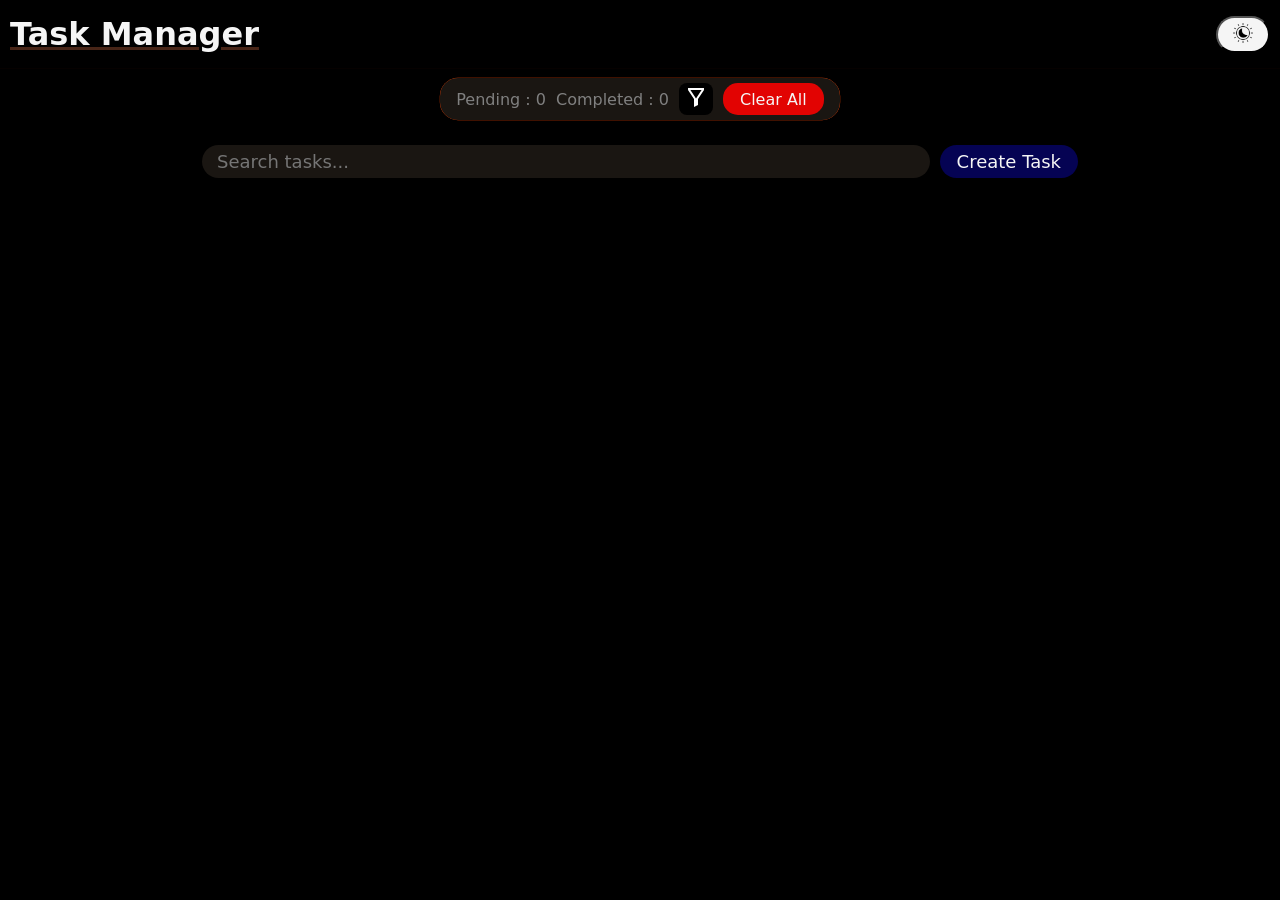
<file: Assignments/Task Manager/index.html>
<!doctype html>
<html lang="en">
  <head>
    <meta charset="UTF-8" />
    <meta name="viewport" content="width=device-width, initial-scale=1.0" />
    <title>task-manager</title>
    <link rel="stylesheet" href="style.css" />
  </head>
  <body class="">
    <section id="overlaySection" class="overlay">
      <div>
        <h2 id="closeOverlay">X</h2>
      </div>

      <form>
        <h2>Task Title</h2>
        <input type="text" placeholder="Enter task title" />

        <h2>Task Description</h2>
        <input
          name="description"
          id="description"
          placeholder="Enter task description"
        />

        <h2>Task Category</h2>
        <select name="category" id="category">
          <option selected value="all-categories">All Categories</option>
          <option value="study">Study</option>
          <option value="work">Work</option>
          <option value="personal">Personal</option>
        </select>

        <label for="status">Task Status</label>
        <select id="status" name="status">
          <option selected value="none">Task Status</option>
          <option value="pending">Pending</option>
          <option value="completed">Completed</option>
        </select>

        <button type="submit" id="addTaskBtn">Add Task</button>
      </form>
    </section>

    <div class="nav-cont">
      <nav>
        <h1>Task Manager</h1>
        <button id="changeThemeBtn" data-theme="dark" class="dark-theme">
          <img id="themeImg" src="./resources/dark-mode.png" alt="" />
        </button>
      </nav>

      <div class="otherFunctionalities">
        <h2 id="pending">Pending : 0</h2>

        <h2 id="completed">Completed : 0</h2>


          <label id="filterLabel" for="filterBy"
            ><svg
              xmlns="http://www.w3.org/2000/svg"
              viewBox="0 0 24 24"
              width="24"
              height="24"
              fill="currentColor"
            >
              <path
                d="M14 14V20L10 22V14L4 5V3H20V5L14 14ZM6.4037 5L12 13.3944L17.5963 5H6.4037Z"
              ></path></svg>

        </label>
          <select name="filterBy" id="filterBy" class="filterBy">
            <option selected value="all-categories">All Categories</option>
            <option value="study">Study</option>
            <option value="work">Work</option>
            <option value="personal">Personal</option>
          </select>



        <button id="clearAll">Clear All</button>
      </div>
    </div>

    <main>
      <div>
        <input id="searchBar" type="search" placeholder="Search tasks..." />
        <button id="createTaskBtn">Create Task</button>
      </div>
    </main>

    <section class="taskSection">
      <div class="taskCont">
        <!-- <div class="card">
            <div class="top">
              <h1>Build Frontend of webpage</h1>
              <h4>Status : Completed</h4>
            </div>
            <h2 >I have to build the frontend of website . I use the HTML , CSS and vanilla javaScript .</h2>
            <div class="bottom">
                <button>Edit</button>
                <button>Delete</button>
                <button>Mark As Completed</button>
            </div>
          </div> -->
      </div>
    </section>


    <script src="script.js"></script>
  </body>
</html>
</file>
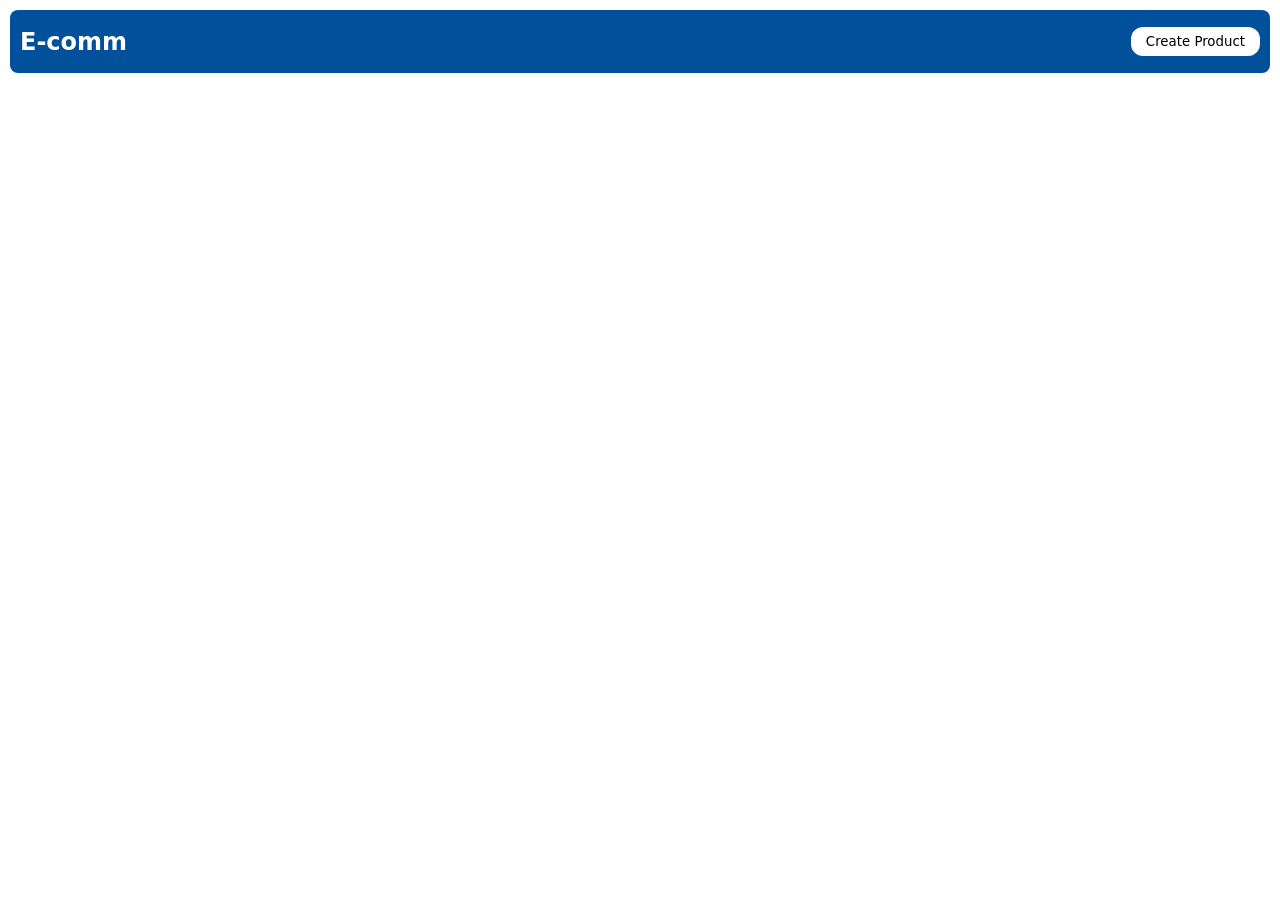
<file: Assignments/Task Manager/projects/e_commerce/index.html>
<!DOCTYPE html>
<html lang="en">
<head>
    <meta charset="UTF-8">
    <meta name="viewport" content="width=device-width, initial-scale=1.0">
    <title>Document</title>
    <link rel="stylesheet" href="style.css">
</head>
<body>  

    <div class="overlay">

        <div class="closeOverlay">
            <div></div>
            <h1>X</h1>
        </div>
        <form id="form" class="form">
            <h1 id="createTag">Create Product</h1>
            <input type="text" placeholder="Name">
            <input type="text" placeholder="Description">
            <input type="number" placeholder="Price">
            <input type="url" placeholder="image url">
            <button id="createBtn" type="submit" class="createBtn">Create</button>
        </form>

    </div>

    <nav>
        <h1>E-comm</h1>
        <button class="createProduct">Create Product</button>
    </nav>

    <section class="productSection">

         <!-- <div class="card">
           <img src="https://encrypted-tbn0.gstatic.com/images?q=tbn:ANd9GcQKuI0fPirQerEvNfMOrbFfNQVqHcdv8Bq1PBBsKGfFdaRJYU9gjxKStnw&s=10" alt="">
            <div class="info">
                <h3 id="name">Name</h3>
                <h2 id="description">Description</h2>
                <h2 id="price">Price</h2>
            </div>
            <div class="cardBtns">
                <button class="updateBtn">Update</button>
                <button class="deleteBtn">Delete</button>
            </div>
        </div>  -->

    </section>
    

    <script src="script.js"></script>
</body>
</html>
</file>
<file: Assignments/Responsive/style.css>
* {
  margin: 0;
  padding: 0;
  box-sizing: border-box;
}

body {
  font-family: "Inter", sans-serif;
  background-color: #fbf9eb;
  overflow-x: hidden;
}

.top-banner {
  background-color: #29284f;
  color: #ffffff;
  text-align: center;
  padding: 8px 10px;
  font-size: 11px;
  font-weight: 700;
  letter-spacing: 1.5px;
  text-transform: uppercase;
}

.navbar {
  display: flex;
  justify-content: space-between;
  align-items: center;
  background-color: #fbf9eb;
  border: 2px solid #000;
  border-radius: 12px;
  margin: 10px auto;
  padding: 0 20px;
  box-shadow: 0 10px 30px rgba(0, 0, 0, 0.05);
  position: sticky;
  top: 10px;
  z-index: 1000;
  flex-wrap: wrap;
  height: 67px;
  width: 1504.4px;
  max-width: calc(100% - 30px);
}

.nav-left,
.nav-right {
  display: flex;
  align-items: center;
  gap: 20px;
}

.nav-left a {
  text-decoration: none;
  color: #333;
  font-size: 20px;
  font-family: "Bodoni MT", "Bodoni", serif;
  font-weight: 400;
  display: flex;
  align-items: center;
  gap: 5px;
}

.nav-left a i {
  font-size: 10px;
  color: #888;
}

.nav-left a i.fa-star {
  font-size: 14px;
}

.nav-center {
  position: absolute;
  left: 50%;
  top: 50%;
  transform: translate(-50%, -50%);
  display: flex;
  justify-content: center;
  align-items: center;
}

.nav-center .logo-img {
  height: 120px;
  width: auto;
  object-fit: contain;
  margin-top: 15px;
}

.nav-right a {
  text-decoration: none;
  color: #111;
  font-size: 11px;
  font-weight: 700;
  letter-spacing: 1px;
  text-transform: uppercase;
}

.nav-right a.cart {
  display: flex;
  align-items: center;
  position: relative;
}

.nav-right a.cart svg {
  color: #333;
}

.cart-badge {
  position: absolute;
  bottom: -2px;
  right: -4px;
  background-color: #f7b731;
  color: #000;
  font-size: 10px;
  font-weight: 800;
  width: 16px;
  height: 16px;
  display: flex;
  justify-content: center;
  align-items: center;
  border-radius: 50%;
}

.hero-wrapper {
  width: 100%;
  margin-top: -87px;
  padding-top: 87px;
  background-image: url("./assets/hero.png");
  background-size: cover;
  background-position: top center;
  background-repeat: no-repeat;
  display: flex;
  flex-direction: column;
  border-bottom: 1.5px solid #000;
}

.hero-section {
  position: relative;
  width: 100%;
  max-width: 1504.4px;
  margin: 0 auto;
  min-height: calc(100vh - 100px);
  display: flex;
  align-items: center;
  padding: 0 20px;
  padding-top: 20px;
}

.hero-content {
  max-width: 600px;
  color: #1a1a1a;
  padding-left: 0;
}

.hero-title {
  font-family: "Didot", "Bodoni MT", "Bodoni", serif;
  font-size: 4.5rem;
  font-weight: 100;
  -webkit-font-smoothing: antialiased;
  -moz-osx-font-smoothing: grayscale;
  line-height: 1;
  margin-bottom: 25px;
  color: #333;
}

.hero-subtitle {
  font-size: 16px;
  line-height: 1.5;
  margin-bottom: 20px;
  font-weight: 400;
}

.hero-promo {
  font-size: 16px;
  margin-bottom: 10px;
}

.hero-promo strong {
  font-weight: 700;
}

.hero-disclaimer {
  font-size: 14px;
  font-style: italic;
  margin-bottom: 30px;
  color: #444;
}

.shop-now-btn {
  background-color: #29284f;
  color: #ffffff;
  border: none;
  padding: 16px 50px;
  font-size: 16px;
  font-weight: 600;
  border-radius: 30px;
  cursor: pointer;
  font-family: "Inter", sans-serif;
  transition: background-color 0.3s;
  margin-top: 10px;
}

.shop-now-btn:hover {
  background-color: #1f1e3c;
}

.nav-arrow {
  position: absolute;
  width: 50px;
  height: 50px;
  border-radius: 50%;
  display: flex;
  justify-content: center;
  align-items: center;
  cursor: pointer;
  font-size: 20px;
  transition: transform 0.2s;
}

.mobile-arrow {
  display: none;
}

.nav-arrow:hover {
  transform: scale(1.05);
}

.right-arrow {
  top: 50%;
  right: 20px;
  transform: translateY(-50%);
  background-color: #ffffff;
  color: #333;
  border: 1px solid #111;
}

.right-arrow:hover {
  transform: translateY(-50%) scale(1.05);
}

.down-arrow {
  bottom: 20px;
  right: 20px;
  background-color: #29284f;
  color: #ffffff;
  border: none;
}

@media (max-width: 1024px) {
  .nav-left,
  .nav-right {
    gap: 10px;
  }
  .nav-left a {
    font-size: 13px;
  }
  .nav-right a {
    font-size: 10px;
  }
}

@media (max-width: 768px) {
  .navbar {
    flex-direction: column;
    gap: 15px;
  }
  .nav-center {
    position: relative;
    left: 0;
    transform: none;
  }
  .hero-content {
    padding-left: 0;
  }
  .nav-arrow {
    display: none;
  }
}

.intro-section {
  padding-top: 105px;
  padding-bottom: 165px;
  text-align: center;
  background-color: #fbf9eb;
}

.intro-text {
  font-family: "Reckless Condensed", "Didot", "Bodoni MT", serif;
  font-size: 54px;
  font-weight: 100;
  -webkit-font-smoothing: antialiased;
  -moz-osx-font-smoothing: grayscale;
  color: #333;
  line-height: 1.2;
  max-width: 712px;
  margin: 0 auto;
}

.intro-text em {
  font-style: italic;
  font-weight: 400;
}

.bestsellers-section {
  position: relative;
  padding-bottom: 80px;
  background-color: #fbf9eb;
  overflow: hidden;
  border-bottom: 1.5px solid #000;
}

.bestsellers-badge-container {
  display: flex;
  justify-content: center;
  margin-bottom: 40px;
  padding: 10px;
}

.bestsellers-badge {
  width: 317.6px;
  display: flex;
  justify-content: center;
  align-items: center;
  background-color: #d1a3e6;
  border: 1px solid #333;
  color: #222;
  font-family: "Oswald", sans-serif;
  font-weight: 700;
  font-size: 46px;
  letter-spacing: 0px;
  padding: 8px 0px;
  line-height: 1.2;
  border-radius: 6px;
  transform: rotate(-3deg);
  white-space: nowrap;
}

.carousel-container {
  position: relative;
  max-width: 1504.4px;
  margin: 0 auto;
  padding: 0 20px;
}

.cards-wrapper {
  display: flex;
  gap: 20px;
  overflow-x: auto;
  padding-bottom: 20px;
  scrollbar-width: none;
}

.cards-wrapper::-webkit-scrollbar {
  display: none;
}

.product-item {
  display: flex;
  flex-direction: column;
  width: calc(25% - 15px);
  flex-shrink: 0;
}

.product-card {
  height: 380px;
  border: 1px solid #000;
  border-radius: 8px;
  display: flex;
  flex-direction: column;
  position: relative;
  overflow: hidden;
}

.card-header {
  display: flex;
  justify-content: space-between;
  align-items: flex-start;
  padding: 15px;
  width: 100%;
  z-index: 2;
}

.category-tag {
  background-color: #fff;
  border: 1.5px solid #000;
  font-family: "Oswald", sans-serif;
  font-size: 14px;
  font-weight: 700;
  padding: 4px 8px;
  border-radius: 3px;
  letter-spacing: 0.5px;
}

.rating {
  font-size: 13px;
  font-weight: 600;
  display: flex;
  align-items: center;
  gap: 4px;
}

.rating i {
  font-size: 11px;
}

.product-image-container {
  flex-grow: 1;
  display: flex;
  justify-content: center;
  align-items: center;
  padding: 5px;
}

.product-img {
  max-width: 100%;
  max-height: 320px;
  object-fit: contain;
}

.add-btn {
  position: absolute;
  bottom: 12px;
  right: 12px;
  width: 45px;
  height: 45px;
  background-color: #fff;
  border: 1px solid #000;
  border-radius: 8px;
  display: flex;
  flex-direction: column;
  justify-content: center;
  align-items: center;
  gap: 3px;
  font-size: 11px;
  font-weight: 600;
  cursor: pointer;
  font-family: "Inter", sans-serif;
  color: #333;
}

.add-btn i {
  font-size: 12px;
  margin-bottom: 2px;
}

.product-info {
  margin-top: 15px;
  text-align: left;
}

.product-title {
  font-family: "Reckless Condensed", "Didot", serif;
  font-size: 20px;
  font-weight: 400;
  color: #333;
  line-height: 1.2;
  margin-bottom: 8px;
}

.product-price {
  font-size: 12px;
  color: #333;
  margin-bottom: 6px;
}

.product-desc {
  font-size: 12px;
  color: #666;
  line-height: 1.4;
}

.pagination-dots {
  display: flex;
  justify-content: center;
  gap: 8px;
  margin: 40px 0 30px 0;
}

.dot {
  width: 40px;
  height: 2px;
  background-color: #ccc;
}

.dot.active {
  background-color: #666;
}

.explore-btn-container {
  text-align: center;
  margin-bottom: 20px;
}

.explore-btn {
  display: inline-block;
  background-color: #29284f;
  color: #fff;
  padding: 14px 45px;
  border-radius: 30px;
  text-decoration: none;
  font-size: 14px;
  font-weight: 500;
  transition: background-color 0.2s;
}

.explore-btn:hover {
  background-color: #1a1936;
}

.carousel-arrow {
  position: absolute;
  top: 35%;
  transform: translateY(-50%);
  width: 45px;
  height: 45px;
  border-radius: 50%;
  background-color: #fff;
  border: 1.5px solid #000;
  display: flex;
  justify-content: center;
  align-items: center;
  font-size: 18px;
  cursor: pointer;
  z-index: 10;
  transition: transform 0.2s;
}

.carousel-arrow:hover {
  transform: translateY(-50%) scale(1.05);
}

.right-arrow-carousel {
  right: -10px;
}

.discover-section {
  padding: 100px 20px;
  background-color: #fbf9eb;
  border-bottom: 1.5px solid #000;
}

.discover-container {
  max-width: 900px;
  margin: 0 auto;
}

.discover-badge-wrapper {
  margin-bottom: 20px;
}

.discover-badge {
  display: inline-block;
  background-color: #f68b42;
  border: 1px solid #222;
  color: #111;
  font-family: "Oswald", sans-serif;
  font-weight: 700;
  font-size: 46px;
  letter-spacing: 1px;
  padding: 0px 16px;
  line-height: 1.2;
  border-radius: 6px;
  transform: rotate(-4deg);
  transform-origin: center;
}

.discover-heading {
  font-family: "Reckless Condensed", "Didot", serif;
  font-size: 54px;
  font-weight: 300;
  color: #222;
  line-height: 1.2;
  margin-bottom: 45px;
  -webkit-font-smoothing: antialiased;
  -moz-osx-font-smoothing: grayscale;
}

.discover-heading em {
  font-style: italic;
  font-weight: 400;
}

.search-box {
  margin-bottom: 50px;
}

.search-box input {
  width: 100%;
  max-width: 500px;
  padding: 18px 22px;
  border: 1px solid #666;
  border-radius: 8px;
  background-color: transparent;
  font-family: "Reckless Condensed", "Didot", serif;
  font-size: 28px;
  color: #333;
  outline: none;
  -webkit-font-smoothing: antialiased;
}

.search-box input::placeholder {
  color: #aaa;
  font-weight: 300;
}

.explore-label {
  font-family: "Inter", sans-serif;
  font-size: 12px;
  font-weight: 600;
  color: #444;
  text-transform: uppercase;
  letter-spacing: 0.5px;
  margin-bottom: 22px;
}

.vibe-tags {
  display: flex;
  flex-wrap: wrap;
  gap: 14px;
}

.vibe-tag {
  background-color: #d8e8f8;
  border: 1px solid #333;
  color: #222;
  font-family: "Reckless Condensed", "Didot", serif;
  font-size: 26px;
  font-weight: 300;
  padding: 6px 20px;
  border-radius: 30px;
  text-decoration: none;
  line-height: 1.2;
  -webkit-font-smoothing: antialiased;
  transition: background-color 0.2s;
}

.vibe-tag:hover {
  background-color: #c4dcf2;
}

.reviews-section {
  padding: 100px 0 80px 0;
  background-color: #fbf9eb;
  overflow: hidden;
}

.reviews-header-container {
  max-width: 1534.4px;
  margin: 0 auto;
  text-align: left;
  padding: 0 250px;
  margin-bottom: 60px;
}

.reviews-badge-wrapper {
  margin-bottom: 20px;
}

.reviews-badge {
  display: inline-block;
  background-color: #7fbf4d;
  border: 1px solid #222;
  color: #111;
  font-family: "Oswald", sans-serif;
  font-weight: 700;
  font-size: 46px;
  letter-spacing: 1px;
  padding: 0px 16px;
  line-height: 1.2;
  border-radius: 6px;
  transform: rotate(-4deg);
}

.reviews-heading {
  font-family: "Reckless Condensed", "Didot", serif;
  font-size: 54px;
  font-weight: 300;
  color: #222;
  line-height: 1.2;
  -webkit-font-smoothing: antialiased;
  -moz-osx-font-smoothing: grayscale;
}

.reviews-heading em {
  font-style: italic;
  font-weight: 400;
}

.reviews-carousel-container {
  width: 100%;
  overflow-x: auto;
  padding-bottom: 20px;
  scrollbar-width: none;
}

.reviews-carousel-container::-webkit-scrollbar {
  display: none;
}

.reviews-cards-wrapper {
  display: flex;
  gap: 16px;
  width: max-content;
  padding: 0 40px;
  margin: 0 auto;
}

.review-card {
  display: flex;
  flex-direction: column;
  justify-content: space-between;
  width: 265px;
  height: 420px;
  border: 1px solid #000;
  border-radius: 12px;
  padding: 12px;
}

.review-content-top {
  display: flex;
  flex-direction: column;
  justify-content: center;
  flex-grow: 1;
  padding: 20px 10px;
  text-align: center;
}

.review-text {
  font-family: "Reckless Condensed", "Didot", serif;
  font-size: 24px;
  font-weight: 100;
  line-height: 1.3;
  color: #111;
  margin-bottom: 20px;
  -webkit-font-smoothing: antialiased;
}

.reviewer-name {
  font-family: "Inter", sans-serif;
  font-size: 13px;
  font-weight: 400;
  color: #444;
}

.review-product-box {
  display: flex;
  align-items: stretch;
  border: 1px solid #000;
  border-radius: 8px;
  overflow: hidden;
}

.review-product-img-wrapper {
  padding: 10px 15px;
  border-right: 1px solid #000;
  display: flex;
  align-items: center;
  justify-content: center;
}

.review-product-img {
  width: 35px;
  height: 45px;
  object-fit: contain;
}

.review-product-info {
  display: flex;
  justify-content: space-between;
  align-items: center;
  flex-grow: 1;
  padding: 10px 15px;
  gap: 10px;
}

.review-product-name {
  font-family: "Inter", sans-serif;
  font-size: 9px;
  font-weight: 700;
  letter-spacing: 0.5px;
  text-transform: uppercase;
  line-height: 1.2;
  color: #222;
}

.review-shop-btn {
  background-color: #fff;
  color: #111;
  border: 1px solid #000;
  border-radius: 20px;
  padding: 8px 16px;
  font-size: 13px;
  font-weight: 500;
  text-decoration: none;
  transition: background-color 0.2s;
}

.review-shop-btn:hover {
  background-color: #f0f0f0;
}

.lattes-section {
  background-color: #a66835;
  padding: 100px 20px;
  text-align: center;
  overflow: hidden;
}

.lattes-header {
  margin-bottom: 120px;
}

.lattes-badge {
  display: inline-block;
  background-color: #ffd6a5;
  border: 1.5px solid #000;
  box-shadow: 3px 3px 0 #000;
  color: #111;
  font-family: "Oswald", sans-serif;
  font-weight: 700;
  font-size: 34px;
  letter-spacing: 1px;
  padding: 2px 14px;
  line-height: 1.2;
  border-radius: 6px;
  transform: rotate(-3deg);
  margin-bottom: 25px;
}

.lattes-heading {
  font-family: "Oswald", sans-serif;
  font-size: 64px;
  font-weight: 700;
  color: #fff;
  letter-spacing: 1px;
  line-height: 1.1;
  margin-bottom: 12px;
}

.lattes-subheading {
  font-family: "Inter", sans-serif;
  font-size: 13px;
  font-weight: 500;
  color: #fff;
  letter-spacing: 4px;
  text-transform: uppercase;
}

.lattes-carousel-container {
  display: flex;
  align-items: center;
  justify-content: center;
  gap: 30px;
  max-width: 1400px;
  margin: 0 auto;
  padding: 0 20px;
}

.cafe-btn:hover {
  background-color: #f0f0f0;
  color: #000;
}

.about-section {
  background-image: url("./assets/about.png");
  background-size: cover;
  background-position: center;
  background-repeat: no-repeat;
  min-height: 700px;
  padding: 30px;
  display: flex;
  align-items: stretch;
}

.about-card {
  background-color: #e46b1d;
  border: 1px solid #000;
  border-radius: 12px;
  width: 440px;
  padding: 60px 50px;
  display: flex;
  flex-direction: column;
  justify-content: space-between;
}

.about-heading {
  font-family: "Reckless Condensed", "Didot", serif;
  font-size: 64px;
  font-weight: 300;
  color: #fff;
  line-height: 1.1;
  margin: 0;
  -webkit-font-smoothing: antialiased;
}

.about-bottom-content {
  display: flex;
  flex-direction: column;
  align-items: flex-start;
  gap: 30px;
}

.about-desc {
  font-family: "Inter", sans-serif;
  font-size: 18px;
  font-weight: 400;
  color: #fff;
  line-height: 1.4;
  margin: 0;
}

.about-btn {
  display: inline-block;
  background-color: #fff;
  color: #000;
  font-family: "Inter", sans-serif;
  font-size: 15px;
  font-weight: 500;
  padding: 14px 40px;
  border: 1px solid #000;
  border-radius: 30px;
  text-decoration: none;
  transition: background-color 0.2s;
}

.about-btn:hover {
  background-color: #f0f0f0;
}

.newsletter-section {
  background-color: #c0dbff;
  padding: 80px 0;
}

.newsletter-container {
  max-width: 1534.4px;
  margin: 0 auto;
  padding: 0 250px;
  display: flex;
  justify-content: space-between;
  align-items: flex-end;
}

.newsletter-heading {
  font-family: "Oswald", sans-serif;
  font-size: 32px;
  font-weight: 700;
  text-transform: uppercase;
  color: #222;
  margin-bottom: 20px;
  letter-spacing: 0.5px;
}

.newsletter-desc {
  font-family: "Reckless Condensed", "Didot", serif;
  font-size: 32px;
  color: #444;
  line-height: 1.2;
  margin-bottom: 30px;
  margin-top: 0;
}

.newsletter-form {
  display: flex;
  gap: 15px;
}

.newsletter-input {
  width: 320px;
  padding: 14px 20px;
  border: 1px solid #000;
  border-radius: 8px;
  font-family: "Inter", sans-serif;
  font-size: 16px;
  outline: none;
}

.newsletter-submit {
  background-color: #2a2750;
  color: #fff;
  padding: 14px 35px;
  border: none;
  border-radius: 30px;
  font-family: "Inter", sans-serif;
  font-size: 16px;
  font-weight: 500;
  cursor: pointer;
  transition: background-color 0.2s;
}

.newsletter-submit:hover {
  background-color: #1a1730;
}

.newsletter-right {
  display: flex;
  gap: 15px;
  padding-bottom: 5px;
}

.social-icon {
  display: flex;
  align-items: center;
  justify-content: center;
  width: 44px;
  height: 44px;
  border: 1px solid #000;
  border-radius: 50%;
  color: #000;
  text-decoration: none;
  transition: background-color 0.2s;
}

.social-icon:hover {
  background-color: rgba(0, 0, 0, 0.05);
}

.main-footer {
  background-color: #c0dbff;
  padding: 0 40px 40px 40px;
}

.footer-container {
  background-color: #2a2750;
  border-radius: 12px;
  padding: 60px 80px;
  display: flex;
  justify-content: space-between;
  gap: 40px;
  max-width: 1600px;
  margin: 0 auto;
}

.footer-col {
  display: flex;
  flex-direction: column;
  gap: 60px;
  flex: 1;
}

.footer-heading {
  font-family: "Reckless Condensed", "Didot", serif;
  font-size: 24px;
  font-weight: 400;
  color: #f8f6f0;
  margin: 0 0 20px 0;
  letter-spacing: 0.5px;
}

.footer-links {
  list-style: none;
  padding: 0;
  margin: 0;
  display: flex;
  flex-direction: column;
  gap: 12px;
}

.footer-links a {
  font-family: "Inter", sans-serif;
  font-size: 14px;
  color: rgba(255, 255, 255, 0.7);
  text-decoration: none;
  transition: color 0.2s;
}

.footer-links a:hover {
  color: #fff;
  text-decoration: underline;
}

.mt-auto {
  margin-top: auto;
}

.footer-image-wrapper {
  margin: 40px -40px -40px -40px;
  position: relative;
  display: flex;
  flex-direction: column;
  align-items: center;
  background-color: #c0dbff;
}

.footer-large-logo {
  width: 280px;
  margin-top: 60px;
  margin-bottom: -100px;
  position: relative;
  z-index: 5;
}

.footer-bottom-img {
  width: 100%;
  height: auto;
  object-fit: cover;
  display: block;
  position: relative;
  z-index: 10;
}

.footer-copyright {
  position: absolute;
  bottom: 30px;
  left: 0;
  width: 100%;
  text-align: center;
  font-family: "Inter", monospace, sans-serif;
  font-size: 11px;
  font-weight: 500;
  color: #444;
  letter-spacing: 1.5px;
  line-height: 1.6;
  z-index: 20;
}

.latte-nav {
  background-color: #fff;
  color: #000;
  border: 1px solid #000;
  border-radius: 50%;
  width: 44px;
  height: 44px;
  display: flex;
  align-items: center;
  justify-content: center;
  font-size: 24px;
  cursor: pointer;
  flex-shrink: 0;
  z-index: 10;
  position: absolute;
  top: 50%;
  transform: translateY(-50%);
}

.latte-nav.left-nav {
  left: 40px;
}

.latte-nav.right-nav {
  right: 40px;
}

.latte-card {
  background-color: #ffd0a5;
  border: 1px solid #000;
  border-radius: 12px;
  display: flex;
  width: 100%;
  max-width: 1300px;
  padding: 60px;
  text-align: left;
  position: relative;
}

.latte-card-left {
  width: 50%;
  display: flex;
  align-items: flex-end;
  padding-left: 60px;
}

.latte-product-img {
  width: 145%;
  margin-top: -220px;
  margin-bottom: -60px;
  margin-left: -60px;
  object-fit: contain;
  z-index: 5;
  position: relative;
  filter: drop-shadow(-10px 10px 10px rgba(0, 0, 0, 0.1));
}

.latte-card-right {
  width: 50%;
  padding-left: 50px;
  padding-right: 60px;
  display: flex;
  flex-direction: column;
  justify-content: center;
  align-items: flex-start;
  z-index: 10;
}

.latte-nice-badge {
  display: inline-block;
  background-color: #f7a95b;
  border: 1.5px solid #000;
  box-shadow: 3px 3px 0 #000;
  color: #111;
  font-family: "Oswald", sans-serif;
  font-weight: 700;
  font-size: 36px;
  padding: 0px 14px;
  line-height: 1.2;
  border-radius: 6px;
  margin-bottom: 25px;
  width: max-content;
}

.latte-title {
  font-family: "Reckless Condensed", "Didot", serif;
  font-size: 68px;
  font-weight: 300;
  color: #222;
  line-height: 1.1;
  margin-bottom: 20px;
  -webkit-font-smoothing: antialiased;
}

.latte-desc {
  font-family: "Inter", sans-serif;
  font-size: 15px;
  font-weight: 400;
  color: #333;
  line-height: 1.5;
  max-width: 440px;
  margin-bottom: 30px;
}

.latte-shop-btn {
  display: inline-block;
  background-color: #fff;
  color: #000;
  font-family: "Inter", sans-serif;
  font-size: 14px;
  font-weight: 500;
  padding: 12px 36px;
  border: 1px solid #000;
  border-radius: 30px;
  text-decoration: none;
  transition: background-color 0.2s;
}

.latte-shop-btn:hover {
  background-color: #f0f0f0;
}

.journal-section {
  background-color: #f8f6f0;
  padding: 100px 0 100px 20px;
  text-align: center;
  position: relative;
  overflow: hidden;
}

.journal-header {
  max-width: 1534.4px;
  margin: 0 auto;
  text-align: left;
  padding: 0 250px;
  margin-bottom: 60px;
}

.journal-badge {
  display: inline-block;
  background-color: #ffc000;
  border: 2px solid #000;
  box-shadow: 4px 4px 0 rgba(0, 0, 0, 0.8);
  color: #000;
  font-family: "Oswald", sans-serif;
  font-weight: 700;
  font-size: 40px;
  letter-spacing: 1px;
  padding: 2px 16px;
  line-height: 1.1;
  border-radius: 6px;
  transform: rotate(-3deg);
  margin-bottom: 30px;
}

.journal-desc {
  font-family: "Reckless Condensed", "Didot", serif;
  font-size: 56px;
  font-weight: 300;
  color: #333;
  line-height: 1.1;
  margin: 0;
  max-width: 1200px;
  -webkit-font-smoothing: antialiased;
}

.journal-desc em {
  font-style: italic;
}

.journal-carousel-wrapper {
  display: flex;
  justify-content: center;
  gap: 20px;
  max-width: 1600px;
  margin: 0 auto;
  padding: 0 40px;
  position: relative;
}

.journal-carousel-wrapper::-webkit-scrollbar {
  display: none;
}

.journal-card {
  flex: 0 0 auto;
  width: 340px;
  height: 420px;
  border: 1.5px solid #000;
  border-radius: 12px;
  overflow: hidden;
  display: flex;
  flex-direction: column;
}

.journal-card-top {
  flex-grow: 1;
  position: relative;
  display: flex;
  align-items: center;
  justify-content: center;
}

.journal-category-badge {
  position: absolute;
  top: 15px;
  left: 15px;
  background-color: #fff;
  border: 1.5px solid #000;
  color: #000;
  font-family: "Oswald", sans-serif;
  font-size: 16px;
  font-weight: 700;
  padding: 2px 8px;
  border-radius: 4px;
  z-index: 10;
}

.journal-circle {
  position: absolute;
  top: 50%;
  left: 50%;
  transform: translate(-50%, -50%);
  width: 280px;
  height: 280px;
  border-radius: 50%;
  border: 1.5px solid #000;
  z-index: 1;
}

.journal-placeholder-img {
  position: relative;
  z-index: 5;
  max-width: 70%;
  max-height: 70%;
  object-fit: contain;
}

.journal-card-bottom {
  min-height: 64px;
  border-top: 1.5px solid #000;
  display: flex;
  align-items: center;
  justify-content: flex-start;
  padding: 0 20px;
  text-align: left;
}

.journal-card-title {
  font-family: "Inter", monospace, sans-serif;
  font-size: 13px;
  font-weight: 500;
  color: #333;
  letter-spacing: 1px;
  text-transform: uppercase;
}

.journal-footer {
  margin-top: 50px;
  display: flex;
  flex-direction: column;
  align-items: center;
  gap: 40px;
}

.journal-indicators {
  display: flex;
  gap: 12px;
}

.journal-indicators .indicator {
  width: 40px;
  height: 2px;
  background-color: #ddd;
  display: block;
}

.journal-indicators .indicator.active {
  background-color: #555;
}

.journal-explore-btn {
  background-color: #2a2750;
  color: #fff;
  font-family: "Inter", sans-serif;
  font-size: 15px;
  font-weight: 500;
  padding: 14px 32px;
  border-radius: 30px;
  text-decoration: none;
  transition: background-color 0.2s;
}

.journal-explore-btn:hover {
  background-color: #1a1730;
}

.journal-nav {
  position: absolute;
  right: 40px;
  top: calc(50% + 100px);
  transform: translateY(-50%);
  background-color: #fff;
  color: #000;
  border: 1.5px solid #000;
  border-radius: 50%;
  width: 50px;
  height: 50px;
  display: flex;
  align-items: center;
  justify-content: center;
  cursor: pointer;
  z-index: 20;
}

.cafe-section {
  display: flex;
  width: 100%;
}

.cafe-image-col {
  width: 50%;
  display: flex;
}

.cafe-img {
  width: 100%;
  height: 100%;
  object-fit: cover;
  display: block;
}

.cafe-content-col {
  width: 50%;
  background-color: #2b2a4c;
  padding: 80px 10%;
  display: flex;
  flex-direction: column;
  justify-content: center;
  align-items: flex-start;
}

.cafe-heading {
  font-family: "Reckless Condensed", "Didot", serif;
  font-size: 64px;
  font-weight: 300;
  color: #fff;
  line-height: 1.1;
  margin-bottom: 24px;
  -webkit-font-smoothing: antialiased;
}

.cafe-desc {
  font-family: "Inter", sans-serif;
  font-size: 16px;
  font-weight: 400;
  color: #fff;
  line-height: 1.5;
  margin-bottom: 40px;
}

.cafe-btn {
  display: inline-block;
  background-color: #fff;
  color: #000;
  font-family: "Inter", sans-serif;
  font-size: 14px;
  font-weight: 500;
  padding: 12px 32px;
  border-radius: 30px;
  text-decoration: none;
  transition: background-color 0.2s;
}

.cafe-btn:hover {
  background-color: #f0f0f0;
}

.product-card,
.review-card,
.latte-card,
.journal-card {
  transition:
    transform 0.3s cubic-bezier(0.16, 1, 0.3, 1),
    box-shadow 0.3s cubic-bezier(0.16, 1, 0.3, 1);
}

.product-card:hover,
.review-card:hover,
.latte-card:hover,
.journal-card:hover {
  transform: translateY(-8px);
  box-shadow: 0 16px 24px rgba(0, 0, 0, 0.1);
}

.animate-on-scroll {
  opacity: 0;
  transform: translateY(40px);
  transition:
    opacity 0.7s cubic-bezier(0.16, 1, 0.3, 1),
    transform 0.7s cubic-bezier(0.16, 1, 0.3, 1);
  will-change: opacity, transform;
}

.animate-on-scroll.is-visible {
  opacity: 1;
  transform: translateY(0);
}

@media (max-width: 1024px) {
  .reviews-header-container,
  .journal-header {
    padding: 0 40px !important;
  }
  .hero-title {
    font-size: 3.5rem;
  }
  .newsletter-container {
    padding: 0 40px;
  }
  .footer-container {
    flex-wrap: wrap;
    padding: 40px;
  }
  .footer-col {
    min-width: 30%;
  }
  .about-card {
    width: 100%;
    max-width: 500px;
  }
  .latte-section,
  .cafe-section {
    padding: 40px;
  }
}

@media (max-width: 768px) {
  .navbar {
    height: 67px;
    padding: 0 15px;
    position: sticky;
    top: 10px;
  }
  .nav-center {
    position: absolute;
    left: 50%;
    top: 50%;
    transform: translate(-50%, -50%);
  }
  .logo-img {
    height: 100px;
    margin-top: 10px;
  }

  .hero-title {
    font-size: 3.5rem;
    position: relative;
    display: inline-block;
    margin-bottom: 20px;
  }
  .hero-wrapper {
    margin-top: 0;
    padding-top: 40px;
    background-image: url("./assets/hero-mobile.png");
  }
  .hero-content {
    text-align: center;
    width: 100%;
    margin-top: 150px;
  }
  .shop-now-btn {
    width: 100%;
    margin-top: 20px;
  }

  .desktop-arrow {
    display: none !important;
  }
  .mobile-arrow {
    display: flex !important;
    position: absolute;
    right: -60px;
    bottom: 10px;
    width: 45px;
    height: 45px;
    background-color: transparent;
    border: 1px solid #333;
    color: #333;
  }
  .mobile-arrow i {
    font-size: 16px;
    font-weight: 300;
  }

  .intro-section {
    padding: 40px 20px;
    position: relative;
  }
  .intro-section::before {
    content: "";
    display: block;
    width: 80px;
    height: 1.5px;
    margin: 0 auto 40px auto;
    background: linear-gradient(
      to right,
      #000 0%,
      #000 45%,
      transparent 45%,
      transparent 55%,
      #ccc 55%,
      #ccc 100%
    );
  }
  .intro-text {
    font-size: 30px;
    padding: 0;
    line-height: 1.2;
  }
  .bestsellers-badge-container {
    justify-content: flex-start;
    padding-left: 20px;
    margin-bottom: 20px;
  }

  .down-arrow.desktop-arrow {
    display: flex !important;
    position: absolute;
    bottom: -25px;
    right: 20px;
    z-index: 10;
    width: 50px;
    height: 50px;
  }

  .discover-section {
    padding: 50px 20px;
  }
  .discover-heading {
    font-size: 32px;
    margin-bottom: 30px;
    line-height: 1.2;
  }
  .discover-badge {
    font-size: 36px;
    padding: 0px 10px;
  }
  .search-box {
    margin-bottom: 30px;
  }
  .search-box input {
    font-size: 24px;
    padding: 15px 20px;
  }

  .journal-section {
    padding: 60px 0 60px 0;
  }
  .journal-header {
    padding: 0 20px !important;
    margin-bottom: 40px;
  }
  .journal-desc {
    font-size: 34px;
    line-height: 1.15;
  }
  .journal-desc br {
    display: none;
  }
  .journal-badge {
    font-size: 32px;
    margin-bottom: 20px;
  }
  .journal-carousel-wrapper {
    position: static;
    padding: 0 20px;
    justify-content: flex-start;
    flex-wrap: nowrap;
    overflow-x: auto;
    -webkit-overflow-scrolling: touch;
  }
  .journal-card {
    width: 300px;
    height: 380px;
  }
  .journal-nav {
    right: 10px;
    top: 65%;
    width: 45px;
    height: 45px;
  }

  .product-item {
    width: calc(85% - 15px);
  }
  .reviews-cards-wrapper,
  .journal-carousel-wrapper {
    padding: 0 20px;
    justify-content: flex-start;
    flex-wrap: nowrap;
    overflow-x: auto;
    -webkit-overflow-scrolling: touch;
  }
  .reviews-header-container,
  .journal-header {
    padding: 0 20px !important;
  }
  .reviews-heading,
  .journal-desc {
    font-size: 36px;
  }

  .lattes-section {
    position: relative;
    padding: 80px 20px 0 20px;
    overflow: visible;
  }
  .lattes-badge {
    position: absolute;
    top: 0;
    left: 50%;
    transform: translate(-50%, -50%) rotate(-3deg);
    margin: 0;
    z-index: 10;
    font-size: 28px;
  }
  .lattes-header {
    margin-bottom: 80px;
  }
  .lattes-heading {
    font-size: 42px;
    line-height: 1.1;
    margin-bottom: 15px;
  }
  .lattes-carousel-container {
    padding: 0;
  }
  .latte-card {
    flex-direction: column;
    padding: 0 20px 40px 20px;
    border-radius: 20px 20px 0 0;
    border-bottom: none;
  }
  .latte-card-left,
  .latte-card-right {
    width: 100%;
    padding: 0;
  }
  .latte-card-left {
    display: flex;
    justify-content: center;
  }
  .latte-product-img {
    width: 120%;
    max-width: 350px;
    margin-top: -80px;
    margin-left: 0;
    margin-bottom: 20px;
    position: relative;
    filter: none;
  }
  .latte-card-right {
    align-items: center;
    text-align: center;
  }
  .latte-nav {
    display: none;
  }

  .cafe-section {
    flex-direction: column;
    padding: 0;
    gap: 0;
  }
  .cafe-image-col {
    width: 100%;
    line-height: 0;
  }
  .cafe-img {
    width: 100%;
    height: auto;
    object-fit: cover;
  }
  .cafe-content-col {
    width: 100%;
    padding: 40px 20px;
    text-align: center;
  }
  .cafe-heading {
    font-size: 42px;
    line-height: 1.1;
    margin-bottom: 25px;
  }
  .cafe-desc {
    font-size: 18px;
    line-height: 1.3;
    margin-bottom: 25px;
  }
  .cafe-desc br {
    display: none;
  }

  .about-section {
    padding: 20px;
    min-height: auto;
  }
  .about-card {
    width: 100%;
    padding: 40px 20px;
  }
  .about-heading {
    font-size: 42px;
  }

  .newsletter-container {
    flex-direction: column;
    align-items: flex-start;
    text-align: left;
    padding: 0 20px;
    gap: 30px;
  }
  .newsletter-form {
    flex-direction: column;
    width: 100%;
  }
  .newsletter-input,
  .newsletter-submit {
    width: 100%;
  }
  .newsletter-right {
    justify-content: flex-start;
  }

  .main-footer {
    padding: 0 20px 20px 20px;
  }
  .footer-container {
    display: flex;
    flex-direction: column;
    padding: 20px;
    gap: 0;
  }
  .footer-col {
    display: contents;
  }
  .footer-block {
    border-bottom: 1px solid rgba(255, 255, 255, 0.1);
    padding: 0;
  }
  .footer-block:last-child {
    border-bottom: none;
  }
  .footer-heading {
    display: flex;
    justify-content: space-between;
    align-items: center;
    padding: 20px 0;
    margin: 0;
    font-size: 26px;
  }
  .footer-heading::after {
    content: "\f078";
    font-family: "Font Awesome 6 Free";
    font-weight: 900;
    background-color: #c0dbff;
    color: #2a2750;
    width: 24px;
    height: 24px;
    border-radius: 50%;
    display: flex;
    align-items: center;
    justify-content: center;
    font-size: 12px;
  }
  .footer-links {
    display: none !important;
  }

  .footer-col:nth-child(1) .footer-block:nth-child(1) {
    order: 1;
  }
  .footer-col:nth-child(2) .footer-block:nth-child(1) {
    order: 2;
  }
  .footer-col:nth-child(3) .footer-block:nth-child(1) {
    order: 3;
  }
  .footer-col:nth-child(4) .footer-block:nth-child(1) {
    order: 4;
  }
  .footer-col:nth-child(5) .footer-block:nth-child(1) {
    order: 5;
  }
  .footer-col:nth-child(1) .footer-block:nth-child(2) {
    order: 6;
  }
  .footer-col:nth-child(2) .footer-block:nth-child(2) {
    order: 7;
  }

  .footer-image-wrapper {
    margin: 40px -20px -40px -20px;
  }
}

.mobile-menu-btn {
  display: none;
  background: none;
  border: none;
  font-size: 24px;
  cursor: pointer;
  color: #333;
  padding: 5px;
}

.mobile-menu-overlay {
  position: fixed;
  top: 0;
  left: 0;
  width: 100%;
  height: 100vh;
  background-color: #fbf9eb;
  z-index: 2000;
  display: flex;
  flex-direction: column;
  transform: translateX(-100%);
  transition: transform 0.3s cubic-bezier(0.16, 1, 0.3, 1);
}

.mobile-menu-overlay.active {
  transform: translateX(0);
}

.mobile-menu-header {
  display: flex;
  justify-content: flex-end;
  padding: 20px;
}

.close-menu-btn {
  background: none;
  border: none;
  font-size: 30px;
  cursor: pointer;
  color: #333;
  padding: 10px;
}

.mobile-menu-links {
  display: flex;
  flex-direction: column;
  padding: 20px 40px;
  gap: 25px;
}

.mobile-menu-links a {
  text-decoration: none;
  font-family: "Bodoni MT", "Bodoni", serif;
  font-size: 28px;
  color: #333;
  border-bottom: 1px solid #eee;
  padding-bottom: 10px;
}

@media (max-width: 768px) {
  .mobile-menu-btn {
    display: block;
  }
  .desktop-only {
    display: none !important;
  }
  .navbar {
    justify-content: space-between;
    flex-direction: row;
    align-items: center;
  }
}
</file>
<file: Assignments/Task Manager/style.css>
* {
  padding: 0;
  margin: 0;
  box-sizing: border-box;
  font-family:
    system-ui,
    -apple-system,
    BlinkMacSystemFont,
    "Segoe UI",
    Roboto,
    Oxygen,
    Ubuntu,
    Cantarell,
    "Open Sans",
    "Helvetica Neue",
    sans-serif;
}

body,
html {
  height: 100%;
  width: 100%;
}

body {
  display: flex;
  flex-direction: column;
  /* background-color: rgba(223, 220, 220, 0.986); */
  background-color: var(--primary-background-color);
  position: relative;
}

:root {
  /* colors variable */
  --primary-color: whitesmoke;
  --button-color: whitesmoke;
  --searchbar-color: gray;
  --form-input-color: gray;
  --card-buttons-color: whitesmoke;
  --primary-hover-color: white;

  /* background colors  */
  --primary-background-color: black;
  --secondary-background-color: #1a1612;
  --status-background-color: #2d1c14;
  --overlay-background-color: rgba(0, 0, 0, 0.692);
  --form-background-color: #1a1612;
  --formFields-background-color: black;
  --button-background-color: #050353;
  --card-buttons-background-color: darkslategray;
}

.toggle {
  --primary-color: black;
  --button-color: whitesmoke;
  --searchbar-color: #343a40;
  --form-input-color: black;
  --card-buttons-color: whitesmoke;
  --primary-hover-color: black;

  /* background colors  */
  --primary-background-color: #adb5bd;
  --secondary-background-color: #ced4da;
  --status-background-color: #dee2e6;
  --overlay-background-color: rgba(0, 0, 0, 0.692);
  --form-background-color: #b1b1b1;
  --formFields-background-color: whitesmoke;
  --button-background-color: #050353;
  --card-buttons-background-color: darkslategray;
}


.overlay {
  height: 100vh;
  width: 100%;
  background-color: rgba(0, 0, 0, 0.692);
  z-index: 10;
  position: fixed;
  inset: 0;
  /* top: 0;
  left: 0; */
  overflow: auto;

  display: none;
  flex-direction: column;
  align-items: center;
  justify-content: center;
}

.overlay div {
  width: 400px;
  display: flex;
  align-items: center;
  justify-content: flex-end;
  color: white;
}

.overlay div h2 {
  font-size: medium;
  font-weight: 400;
  padding: 3px 7px;
  cursor: pointer;
  border-radius: 8px;
}

.overlay div h2:hover {
  box-shadow: 4px 4px 15px 1px var(--primary-hover-color);
}

.overlay form {
  background-color: var(--form-background-color);
  color: var(--primary-color);
  display: flex;
  gap: 10px;
  flex-direction: column;

  padding: 24px;
  border-radius: 20px;
  width: 400px;
}

.overlay form:hover {
  box-shadow: 4px 4px 15px 1px var(--primary-hover-color);
}

.overlay form h2 {
  margin-left: 5px;
  font-size: small;
  font-weight: 600;
}

.overlay form input {
  font-size: medium;
  font-weight: 400;
  padding: 8px 12px;
  border: none;
  /* box-shadow: 0px 0px 8px 0.5px; */
  outline: none;
  border-radius: 8px;
  background-color: var(--formFields-background-color);
  color: var(--form-input-color);
}

.overlay form input:focus,
.overlay form input:hover {
  box-shadow: 0px 0px 8px 0.5px;
}
.overlay form label {
  font-size: small;
  font-weight: 600;
  margin-left: 5px;
}

.overlay form select,
.overlay #description {
  /* border: 1px solid gray; */
  border: none;

  border-radius: 8px;
  font-size: medium;
  font-weight: 400;
  padding: 8px 12px;
  outline: none;
  background-color: var(--formFields-background-color);
  color: var(--form-input-color);
}

.overlay form select:hover,
.overlay form select:focus {
  box-shadow: 0px 0px 8px 0.5px;
}
.overlay #description:hover,
.overlay #description:focus {
  box-shadow: 0px 0px 8px 0.5px;
}

.overlay form select option {
  font-size: medium;
}

#addTaskBtn {
  margin-top: 10px;
  color: var(--button-color);
  background-color: var(--button-background-color);
  align-self: center;
  width: fit-content;
  font-size: medium;
  font-weight: 400;
  padding: 5px 18px;
  border: none;
  transition:
    border-color 0.2s,
    box-shadow 0.2s;
  border-radius: 15px;
}

#addTaskBtn:hover {
  /* box-shadow: 1px 2px 11px 0.5px ; */
  box-shadow: 0 0 11px rgba(52, 152, 219, 0.3);
}

.nav-cont {
  position: sticky;
  top: 0;
  left: 0;
  display: flex;
  flex-direction: column;
}

nav {
  width: 100%;
  background-color: var(--primary-background-color);
  color: var(--primary-color);
  display: flex;
  align-items: center;
  justify-content: space-between;
  padding: 15px 10px;
  /* filter: box-shadow( 0 0 0 0 1px orangered); */
  box-shadow: 0 0.2px 0.5px orangered;
}

nav:hover {
  box-shadow: 4px 4px 15px 1px var(--primary-hover-color);
}

nav h1 {
  font-size: xx-large;
  font-weight: 600;
  justify-self: center;
  text-decoration: underline;
  text-decoration-color: #482517;
}

nav button {
  padding: 5px 15px;
  border-radius: 20px;
  cursor: pointer;
}
nav button:hover {
  box-shadow: 4px 4px 15px 1px var(--primary-hover-color);
}

nav button img {
  height: 20px;
  width: 20px;
  object-fit: cover;
  object-position: center;
}

.otherFunctionalities {
  background-color: var(--secondary-background-color);
  color: var(--searchbar-color);
  border-radius: 18px;
  display: flex;
  gap: 10px;
  align-self: center;
  margin-top: 10px;
  padding: 5px 16px;
  box-shadow: 0 0 0 0.2px orangered;
  position: relative;
}

.otherFunctionalities:hover {
  box-shadow: 4px 4px 15px 1px var(--primary-hover-color);
}

.otherFunctionalities h2 {
  font-size: medium;
  /* padding: 6px 8px; */
  font-weight: 400;
  border-radius: 12px;
  display: flex;
  align-items: center;
  justify-content: center;
}

.otherFunctionalities button {
  font-size: medium;
  background-color: rgba(255, 0, 0, 0.873);
  padding: 6px 17px;
  color: var(--button-color);
  border: none;
  cursor: pointer;
  border-radius: 15px;
}

#filterLabel {
  /* background-color: red; */
  align-self: center;
  background-color: var(--primary-background-color);
  padding: 2px 5px;
  /* border: 1px solid rgb(255, 255, 255); */
  color: white;
  font-size: medium;
  font-weight: 600;
  border-radius: 8px;
  position: relative;
  cursor: pointer;
}

#filterLabel:hover {
  /* box-shadow: 0 0 3px 1px rgba(255, 255, 255, 0.781); */
  box-shadow: 4px 4px 15px 1px var(--primary-hover-color);
}

.filterBy {
  display: none;
  position: absolute;
  bottom: -24px;
  left: 175px;
  font-size: medium;
  font-weight: 400;
  background-color: rgb(0, 0, 0);
  color: gray;
  outline: none;
  cursor: pointer;
}

.filterBy:focus {
  box-shadow: 4px 4px 15px 1px var(--primary-hover-color);
}

.otherFunctionalities #clearAll:hover {
  background-color: rgba(220, 5, 5, 0.781);
  /* box-shadow: 0 0 3px 1px rgba(255, 255, 255, 0.781); */
  box-shadow: 4px 4px 15px 1px var(--primary-hover-color);
}

.toggle {
  display: inline;
}
.dark-theme {
  background-color: whitesmoke;
  border: 2x solid white;
}

.light-theme {
  background-color: black;
  border: 2px solid rgb(180, 153, 0);
}

main {
  padding-top: 20px;
  display: flex;
  align-items: center;
  justify-content: center;
  width: 100%;
}

main div {
  color: var(--primary-color);
  width: 70%;
  padding: 5px 10px;
  display: flex;
  align-items: center;
  justify-content: space-between;
  border-radius: 28px;
  gap: 10px;
}

main div input {
  flex-grow: 1;
  padding: 6px 15px;
  font-size: large;
  font-weight: 400;
  outline: none;
  border: none;
  border-radius: 20px;
  /* background-color: rgba(245, 245, 245, 0.815); */
  background-color: var(--secondary-background-color);
  color: var(--searchbar-color);
}

main div input:focus {
  /* box-shadow: 0 0 0 1px orangered; */
  box-shadow: 4px 4px 15px 1px var(--primary-hover-color);
}

main div input:hover {
  box-shadow: 4px 4px 15px 1px var(--primary-hover-color);
}

#createTaskBtn {
  background-color: var(--button-background-color);
  color: var(--button-color);
  font-size: large;
  font-weight: 400;
  padding: 6px 17px;
  border: none;
  border-radius: 18px;
}

#createTaskBtn:hover {
  color: rgb(228, 105, 60);
  /* box-shadow: 0 0 5px 0.5px rgba(255, 68, 0, 0.781); */
  box-shadow: 4px 4px 15px 1px var(--primary-hover-color);
}

#addTaskBtn:hover {
  background-color: rgba(0, 0, 139, 0.818);
}

.taskSection {
  width: 100%;
  height: auto;
  display: flex;
  align-items: center;
  justify-content: center;
  padding: 20px 0;
}

.taskSection .taskCont {
  width: 85%;
  display: flex;
  flex-direction: column;
  gap: 20px;
}

.taskSection .taskCont .card {
  display: flex;
  flex-direction: column;
  gap: 13px;
  background-color: var(--secondary-background-color);
  padding: 10px;
  box-shadow: 0 0 0 0.1px orangered;
  border-radius: 10px;
  color: var(--primary-color);
}

.taskSection .taskCont .card:hover {
  box-shadow: 4px 4px 15px 1px var(--primary-hover-color);
}

.taskSection .taskCont .card .top {
  display: flex;
  align-items: center;
  justify-content: space-between;
}

.taskSection .taskCont .card .top h1 {
  font-size: x-large;
  font-weight: 600;
}

.taskSection .taskCont .card .top h4 {
  background-color: var(--status-background-color);
  color: var(--primary-color);
  padding: 3px 12px;
  border-radius: 15px;
  font-size: medium;
  border: 1px solid #482517;
  font-weight: 600;
  text-transform: capitalize;
}

.taskSection .taskCont .card .top h3 {
  background-color: #1c2819;
  color: #49dc7f;
  padding: 3px 12px;
  border-radius: 15px;
  font-size: small;
  border: none;
  font-weight: 400;
  text-transform: capitalize;
  margin-left: 20px;
  margin-right: auto;
}

.taskSection .taskCont .card h2 {
  font-size: medium;
  font-weight: 400;
}

.taskSection .taskCont .card .bottom {
  display: flex;
  align-items: center;
  justify-content: flex-start;
  gap: 10px;
}

.taskSection .taskCont .card .bottom button {
  padding: 3px 12px;
  font-size: medium;
  font-weight: 600;
  border: none;
  border-radius: 12px;
  color: var(--card-buttons-color);
  background-color: var(--card-buttons-background-color);
  display: flex;
  align-items: center;
  justify-content: center;
  gap: 3px;
  cursor: pointer;
}

.taskSection .taskCont .card .bottom button svg {
  height: 14px;
  width: auto;
  font-size: medium;
  font-weight: 800;
  color: var(--button-color);
}

#editTaskBtn {
  background-color: rgba(142, 142, 27, 0.962);
}

#deleteTaskBtn {
  background-color: darkred;
}

#markAsCompleted {
  background-color: rgba(0, 0, 255, 0.737);
}
#markAsCompleted svg {
  height: 20px;
  width: auto;
}

.taskSection .taskCont .card .bottom button:hover {
  box-shadow: 4px 4px 10px 1px var(--primary-hover-color);
}

@media screen and (min-width: 481px) and (max-width: 768px) {
  .overlay form {
    width: 300px;
  }

  .overlay div {
    width: 300px;
  }

  nav h1 {
    font-size: x-large;
    text-decoration: none;
  }

  nav button {
    padding: 3px 8px;
  }

  nav button img {
    height: 15px;
    width: 15px;
  }

  #createTaskBtn {
    font-size: medium;
    font-weight: 400;
    padding: 6px 8px;
  }

  main div {
    min-width: 90%;
  }

  .taskSection .taskCont {
    width: 95%;
  }

  .taskSection .taskCont .card .bottom button {
    font-size: small;
  }

  .taskSection .taskCont .card .top h4 {
    font-size: small;
  }

  .taskSection .taskCont {
    width: 95%;
  }
}

@media screen and (max-width: 480px) {
  .overlay form {
    width: 260px;
  }

  .overlay div {
    width: 260px;
  }

  nav h1 {
    font-size: x-large;
  }
  nav button {
    padding: 3px 8px;
  }

  nav button img {
    height: 15px;
    width: 15px;
  }

  .otherFunctionalities h2 {
    font-size: small;
  }
  .otherFunctionalities button {
    font-size: small;
  }
  #createTaskBtn {
    font-size: small;
    padding: 7px 12px;
  }
  .taskSection .taskCont .card .top h1 {
    font-size: large;
  }

  .taskSection .taskCont .card .top h4 {
    font-size: small;
  }

  .taskSection .taskCont .card {
    font-size: medium;
  }
  .taskSection .taskCont .card .top h3 {
    font-size: x-small;
  }

  .taskSection .taskCont .card .bottom button {
    font-size: small;
  }

  .taskSection .taskCont {
    width: 95%;
  }

  main div {
    min-width: 100%;
  }
}
</file>
<file: Assignments/Task Manager/projects/e_commerce/style.css>
* {
  padding: 0;
  margin: 0;
  box-sizing: border-box;
  font-family:
    system-ui,
    -apple-system,
    BlinkMacSystemFont,
    "Segoe UI",
    Roboto,
    Oxygen,
    Ubuntu,
    Cantarell,
    "Open Sans",
    "Helvetica Neue",
    sans-serif;
}

body,
html {
  height: 100%;
  width: 100%;
}

body {
  padding: 10px;
  position: relative;
}

.overlay {
  height: 100vh;
  width: 100vw;
  display: none;
  flex-direction: column;
  justify-content: center;
  align-items: center;
  gap: 2px;
  background-color: rgba(0, 0, 0, 0.662);
  z-index: 10;
  position: absolute;
  top: 0;
  left: 0;
}

.overlay .closeOverlay {
  display: flex;
  justify-content: space-between;
  align-items: center;
  width: 35%;
}

.overlay .closeOverlay h1 {
  font-size: x-large;
  font-weight: 800;
  border-radius: 7px;
  color: white;
  padding: 2px 4px;
  cursor: pointer;
}

.overlay .form {
  padding: 10px;
  background-color: white;
  height: auto;
  width: 35%;
  display: flex;
  flex-direction: column;
  gap: 10px;
  border: none;
  border-radius: 17px;
}

.overlay .form h1 {
  font-size: xx-large;
  font-weight: 700;
}

.overlay .form input {
  font-size: large;
  font-weight: 400;
  padding: 2px 5px;
  border: 1px solid gray;
  border-radius: 7px;
  outline: none;
}

.overlay .form .createBtn {
  font-size: large;
  width: 100%;
  background-color: gray;
  border: none;
  border-radius: 5px;

  padding: 2px 0;
  cursor: pointer;
}

nav {
  display: flex;
  align-items: center;
  justify-content: space-between;
  background-color: #01509b;
  border: none;
  border-radius: 8px;
  padding: 17px 10px;
}

nav h1 {
  color: white;
  font-size: x-large;
}

nav .createProduct {
  background-color: white;
  color: black;
  font-weight: 500;
  padding: 7px 15px;
  border: none;
  border-radius: 12px;
  cursor: pointer;
}

.productSection {
  padding-top: 10px;
  display: flex;
  gap: 10px;
  flex-wrap: wrap;
}

.productSection .card {
  height: 300px;
  width: 300px;
  padding: 10px;
  box-shadow: 0 5px 12px 0 rgba(0, 0, 0, 0.512);
  border-radius: 12px;
  flex-shrink: 0;
}

.productSection .card img {
  height: 60%;
  width: 100%;
  border: none;
  border-radius: 12px;
  object-fit: cover;
}

.productSection .card .info {
  color: black;
}

.productSection .card .info #name {
  font-size: x-large;
  font-weight: 700;
}

.productSection .card .info #description {
  font-size: large;
  font-weight: 400;
}

.productSection .card .info #price {
  font-size: large;
  font-weight: 400;
}

.productSection .card .cardBtns {
  display: flex;
  justify-content: space-between;
  align-items: center;
}

.productSection .card .cardBtns .updateBtn {
  background-color: #b9860f;
  color: white;
  padding: 7px 12px;
  border: none;
  border-radius: 10px;
  cursor: pointer;
}

.productSection .card .cardBtns .deleteBtn {
  background-color: #8a0002;
  color: white;
  padding: 7px 12px;
  border: none;
  border-radius: 10px;
  cursor: pointer;
}
</file>
